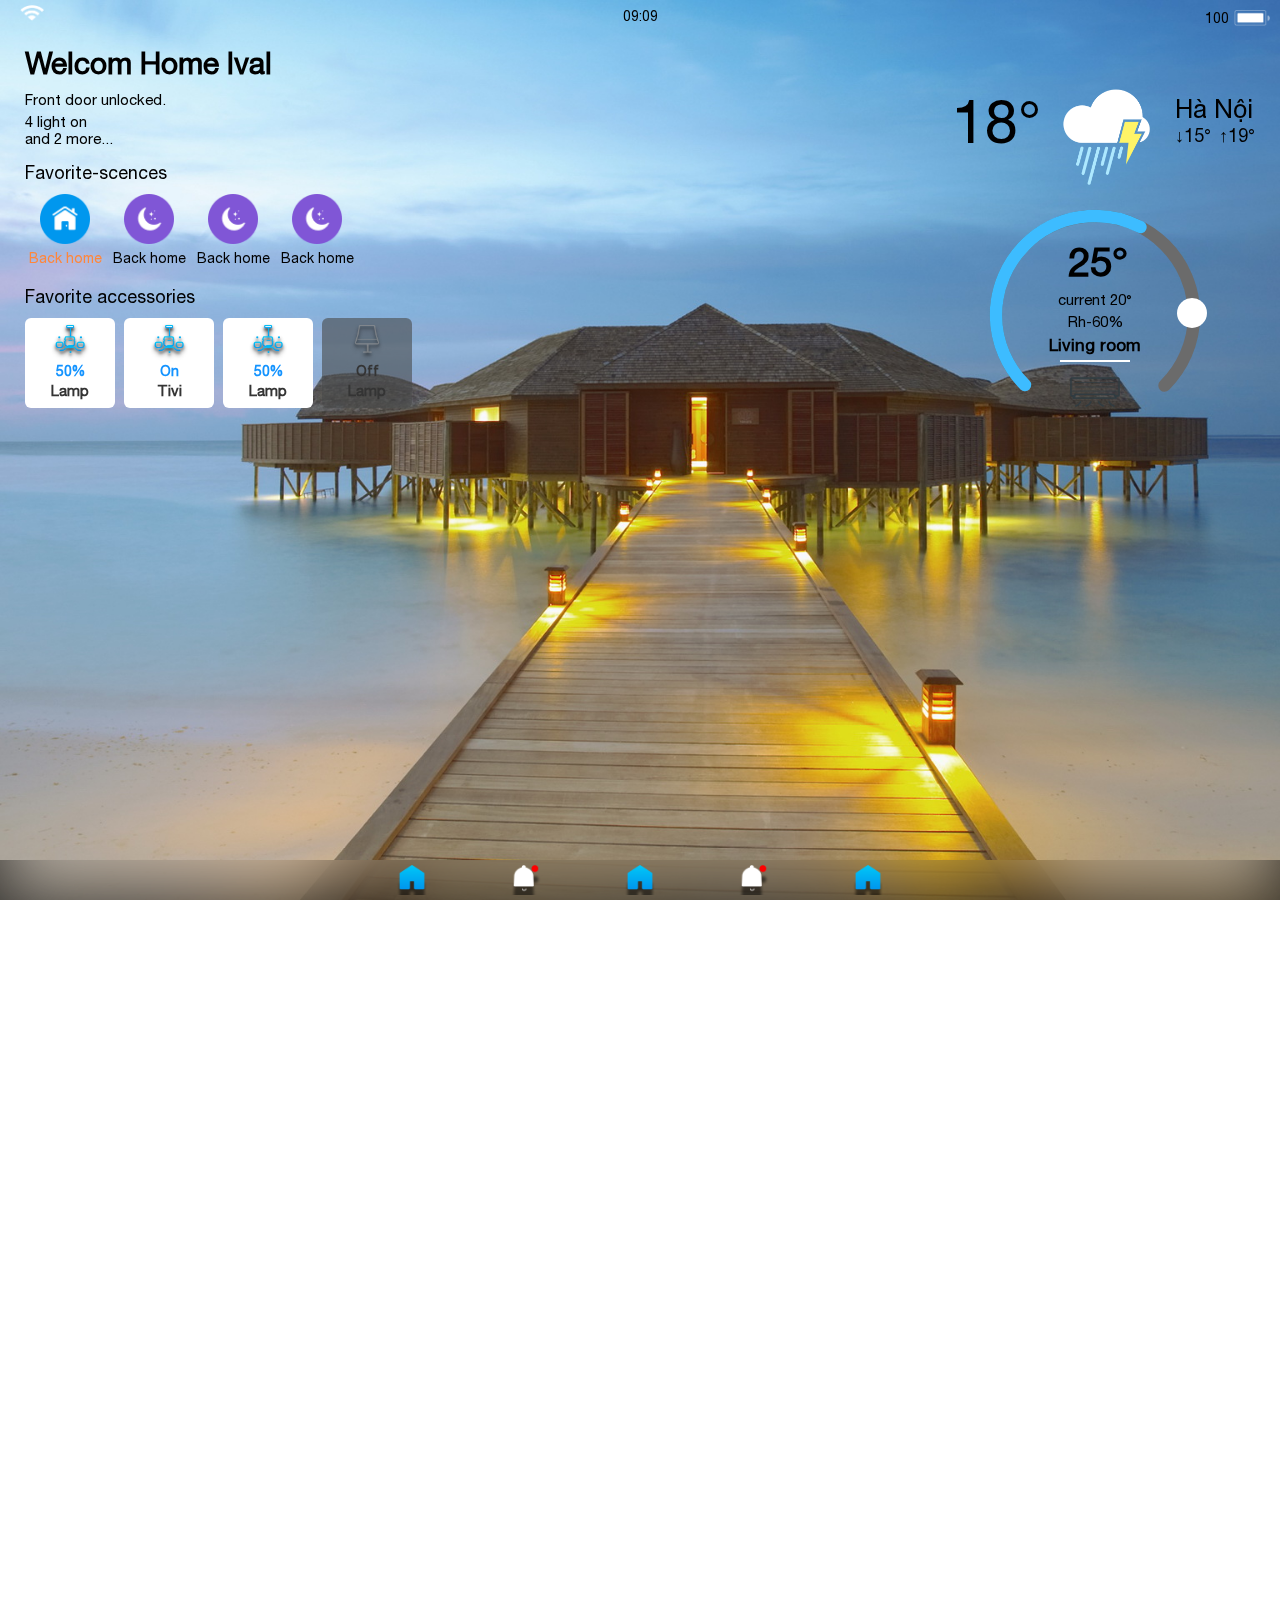
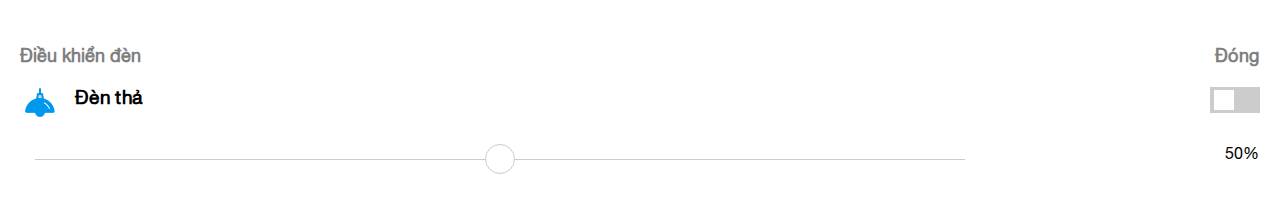
<file: index.html>
<!DOCTYPE html>
<html lang="en">
<head>
    <meta charset="utf-8">
    <title>D HOME VER4</title>
    <meta name="description" content="">
    <meta name="viewport" content="width=device-width, initial-scale=1">
    <link rel="stylesheet" href="css/fontawesome-all.css">
    <script src="js/jquery-3.3.1.js"></script>
    <link rel="stylesheet" href="css/fontawesome-all.min.css">
    <link rel="stylesheet" href="css/style.css">
    <script src="js/jquery-3.3.1.min.js"></script>

</head>
<body>
    <header>
        <div class="div-wifi">
            <img src="img/header-icon/Wifi.png"/>
        </div>
        <div class="div-time">
            <span>09:09</span>
        </div>
        <div class="div-battery">
            <p>100</p>
            <img align="middle" src="img/header-icon/Battery.png"/>
            <div class="clear-both"></div>
        </div>
    </header>

    <div class="wrap-content wrap-content-home" >
        <div class="div-background" style="background-image: url('img/background/background.jpg');"></div>
        <div class="div-the-weather">
            <div class="deg-current">
                18&#176;
            </div>
            <div class="div-img-weather">
                <img src="img/weather-icons-png/CloudRainThunder.png" height="235" width="203"/>
            </div>
            <div class="deg-low-hight">
                <p>Hà Nội</p>
                <span>&#8595;15&#176;</span>&nbsp;
                <span>&#8593;19&#176;</span>
            </div>
        </div>
        <div class="div-control-conditition">
            <div class="div-per-1">
                <svg viewbox="0 0 36 36" class="circular-chart">
                    <path class="circle" stroke-dasharray="75, 100" d="M18 2.0845
                        a 15.9155 15.9155 0 0 1 0 31.831
                        a 15.9155 15.9155 0 0 1 0 -31.831" />
                </svg>
            </div>
            <div class="div-per-2">
                <svg viewbox="0 0 36 36" class="circular-chart">
                    <path class="circle circle-2" stroke-dasharray="45, 100" d="M18 2.0845
                        a 15.9155 15.9155 0 0 1 0 31.831
                        a 15.9155 15.9155 0 0 1 0 -31.831" />
                </svg>
            </div>
            <div class="div-circle-point" id="div-circle-point">
                <div class="reg-point" id="reg">
                    <div class="the-point"></div>
                </div>
                <div class="info-condition">
                    <h4 class="h4-deg-condition">25&#176;</h4>
                    <p>current 20&#176;</p>
                    <p>Rh-60%</p>
                    <p class="p-room">Living room</p>
                    <div class="div-line"></div>
                    <img src="img/1-512.png" height="512" width="512"/>
                </div>


            </div>
        </div>
        <div class="div-welcom-home">
            <h3 class="h3-welcom">Welcom Home Ival</h3>
            <p class="p-tittle">Front door unlocked.</p>
            <p class="p-number">4 light on</p>
            <p>and 2 more...</p>
        </div>

        <div class="div-favorite-scences">
            <h4>Favorite-scences</h4>
            <div class="div-content-item-scences">
                <div class="some-item-scences active">
                    <img class="on" src="img/Scene/BackHome.png" height="52" width="52"/>
                    <img class="off" src="img/Scene/BedTime.png" height="52" width="52"/>
                    <p>Back home</p>
                </div>

                <div class="some-item-scences">
                    <img class="on" src="img/Scene/BackHome.png" height="52" width="52"/>
                    <img class="off" src="img/Scene/BedTime.png" height="52" width="52"/>
                    <p>Back home Back home</p>
                </div>

                <div class="some-item-scences">
                    <img class="on" src="img/Scene/BackHome.png" height="52" width="52"/>
                    <img class="off" src="img/Scene/BedTime.png" height="52" width="52"/>
                    <p>Back home</p>
                </div>
                <div class="some-item-scences">
                    <img class="on" src="img/Scene/BackHome.png" height="52" width="52"/>
                    <img class="off" src="img/Scene/BedTime.png" height="52" width="52"/>
                    <p>Back home</p>
                </div>

                <div class="some-item-scences">
                    <img class="on" src="img/Scene/BackHome.png" height="52" width="52"/>
                    <img class="off" src="img/Scene/BedTime.png" height="52" width="52"/>
                    <p>Back home Back home</p>
                </div>

                <div class="some-item-scences">
                    <img class="on" src="img/Scene/BackHome.png" height="52" width="52"/>
                    <img class="off" src="img/Scene/BedTime.png" height="52" width="52"/>
                    <p>Back home</p>
                </div>

                <div class="some-item-scences">
                    <img class="on" src="img/Scene/BackHome.png" height="52" width="52"/>
                    <img class="off" src="img/Scene/BedTime.png" height="52" width="52"/>
                    <p>Back home Back home</p>
                </div>
            </div>
            <div class="clear-both"></div>
        </div>

        <div class="div-favorite-accessories">
            <h4>Favorite accessories</h4>
            <div class="div-content-item-accessories">
                <div class="item-accessories item-lamp active">
                    <img class="on" src="img/House Hold/chandeliers.png" />
                    <img class="off" src="img/House Hold/Lamp.png" />
                    <p class="p-off">Off</p>
                    <p class="p-on">50%</p>
                    <h6 class="p-tittle">Lamp</h6>
                </div>

                <div class="item-accessories item-tivi active">
                    <img class="on" src="img/House Hold/chandeliers.png" />
                    <img class="off" src="img/House Hold/Lamp.png" />
                    <p class="p-off">Off</p>
                    <p class="p-on">On</p>
                    <h6 class="p-tittle">Tivi</h6>
                </div>

                <div class="item-accessories active">
                    <img class="on" src="img/House Hold/chandeliers.png" />
                    <img class="off" src="img/House Hold/Lamp.png" />
                    <p class="p-off">Off</p>
                    <p class="p-on">50%</p>
                    <h6 class="p-tittle">Lamp</h6>
                </div>
                <div class="item-accessories ">
                    <img class="on" src="img/House Hold/chandeliers.png" />
                    <img class="off" src="img/House Hold/Lamp.png" />
                    <p class="p-off">Off</p>
                    <p class="p-on">50%</p>
                    <h6 class="p-tittle">Lamp</h6>
                </div>

                <div class="item-accessories active">
                    <img class="on" src="img/House Hold/chandeliers.png" />
                    <img class="off" src="img/House Hold/Lamp.png" />
                    <p class="p-off">Off</p>
                    <p class="p-on">50%</p>
                    <h6 class="p-tittle">Lamp</h6>
                </div>
            </div>
        </div>
    </div>

    <div class="taskbar">
        <div class="div-blur" style="background-image: url('img/background/background.jpg');">

        </div>
        <div class="center-align">
            <div class="div-icon-taskbar">
                <a href="#"><img src="img/Tabbar/HOME.png" /></a>
            </div>
            <div class="div-icon-taskbar">
                <a href="#"><img src="img/Tabbar/noti.png"/></a>
            </div>
            <div class="div-icon-taskbar">
                <a href="#"><img src="img/Tabbar/HOME.png" /></a>
            </div>
            <div class="div-icon-taskbar">
                <a href="#"><img src="img/Tabbar/noti.png"/></a>
            </div>
            <div class="div-icon-taskbar">
                <a href="#"><img src="img/Tabbar/HOME.png" /></a>
            </div>
        </div>
    </div>
    <div class="div-bgc-opa"></div>
    <div class="div-control-tivi div-control-accesories">
        <div class="div-control-menu">
            <div class="div-tittle-tivi">
                <div class="div-name-tivi">
                    <p> <img align="middle" src="img/Light/Lamp.png" height="40" width="40"/>
                    Tivi phòng khách</p>
                </div>
                <div class="div-on-off-tivi">
                    <i class="fas fa-power-off"></i>
                </div>
                <div class="clear-both"></div>
            </div>

            <div class="div-large-circle">
                <div class="div-small-circle"></div>
                <i class="fas fa-chevron-up"></i>
                <i class="fas fa-chevron-down"></i>
                <i class="fas fa-chevron-left"></i>
                <i class="fas fa-chevron-right"></i>
            </div>
            <div class="div-some-control">
                <div class="div-back-control">Back</div>
                <div class="div-menu-control">Menu</div>
                <div class="div-updown updown-volume">
                    <i class="fas fa-chevron-up"></i>
                    <i class="fas fa-chevron-down"></i>
                    <div class="div-volume div-middle">Vol</div>
                </div>
                <div class="div-updown updown-prog">
                    <i class="fas fa-chevron-up"></i>
                    <i class="fas fa-chevron-down"></i>
                    <div class="div-prog div-middle">Prog</div>
                </div>
            </div>
        </div>
        <div class="div-control-number">
            <div class="div-total-number">
                <div class="div-number">1</div>
                <div class="div-number">2</div>
                <div class="div-number">3</div>
                <div class="div-number">4</div>
                <div class="div-number">5</div>
                <div class="div-number">6</div>
                <div class="div-number">7</div>
                <div class="div-number">8</div>
                <div class="div-number">9</div>
                <div class="div-number number0">0</div>
            </div>
        </div>

    </div>

    <div class="div-control-lamp div-control-accesories">   <!-- DEN -->
        <div class="tittle-accsesories">
            <p class="name-acces-control">Điều khiển đèn</p>
            <p class="p-close-acces-control">Đóng</p>
            <div class="clear-both"></div>
        </div>
        <div class="div-name-accesories">
            <p class="p-name-accses">
                <img align="middle" src="img/Light/DenTha.png" />
                Đèn thả
            </p>
            <div class="div-toggle-checkbox">
                <label class="switch">
                    <input type="checkbox">
                    <span class="slider"></span>
                </label>
            </div>
            <div class="clear-both"></div>
        </div>
        <div class="content-bright-lamp">
            <input class="brightness-lamp" type="range" value="">
            <div class="div-percent-bright">
                80  %
            </div>
            <div class="clear-both"></div>
        </div>
    </div>      <!-- DEN -->
</body>
<script>
    $(document).ready(function () {
        $('.some-item-scences').click(function () {
            $('.some-item-scences').not(this).removeClass('active');
            $(this).toggleClass('active');
        });

        $('.item-accessories').click(function () {
           $(this).toggleClass('active');
        });

        //Hide tivi control

        $('.item-tivi').click(function () {
            $('.div-control-tivi').animate({left: 0}, 400);
            $('.div-bgc-opa').show();
            $(this).toggleClass('active');
        });
        $('.div-on-off-tivi').click(function () {
            $('.item-tivi').toggleClass('active');
        });

        // DEN
        var old_bri = $('.brightness-lamp').val();
        $('.div-percent-bright').text(old_bri+"%");

        $('.brightness-lamp').click(function () {
            var val = $(this).val();
            $('.div-percent-bright').text(val+"%");
        });

        $('.brightness-lamp').on('touchstart', function(e){
            var bri_this = $(this);
            var handlers = {
                touchmove : function(e){
                    var bright = bri_this.val();
                    $('.div-percent-bright').text(bright+"%");
                },
                touchend : function(e){
                    $(this).off(handlers);
                }
            };
            $(document).on(handlers);
        });

        $('.p-close-acces-control').click(function () {
            $('.div-bgc-opa').hide();
            $('.div-control-lamp').animate({bottom: '-100%'}, 400);
        });

        $('.item-lamp').on('touchstart',function (e) {
            var val = 0;
            setint = setInterval(function () {
                val = val +1;
                if(val > 3){
                    $('.div-bgc-opa').show();
                    $('.div-control-lamp').animate({bottom: 0}, 400);
                }
            },200);
        });
        $('.item-lamp').on("touchend", function () {
            clearInterval(setint);
        });

        $(document).on('click', '.div-bgc-opa', function () {
            $(this).hide();
            $('.div-control-tivi').animate({left: '-100%'}, 400);
            $('.div-control-lamp').animate({bottom: '-100%'}, 400);
        });

        var circle1 = $('.div-circle-point');
            picker1 = $('.reg-point');
            pickerCircle1 = $('.the-point');

        rotate1 = function(x, y){
            var deltaX = x - 879;
            deltaY = y - 345;
            if(deltaY > 70){
                return;
            }
            angle = Math.atan2(deltaY, deltaX) * 180 / Math.PI
            return angle
        };

        $('.the-point').on('touchstart', function (event) {
            var handlers = {
                touchmove : function (e) {
                    // $( "#log" ).text( "pageX: " + e.originalEvent.touches[0].pageX + ", pageY: " + e.originalEvent.touches[0].pageY );
                    $('.reg-point').css('transform', 'rotate(' + rotate(e.originalEvent.touches[0].pageX, e.originalEvent.touches[0].pageY) + 'deg)')
                },
                touchend : function (e) {
                    $(this).off(handlers);
                }
            };
            $(document).on(handlers);
        });
    });


    // var circle = document.getElementById('div-circle-point'),
    //     picker = document.getElementById('reg'),
    //     pickerCircle = picker.firstElementChild,
    //     // rect = circle.getBoundingClientRect(),
    //     //
    //     // center = {
    //     //     x: rect.left + rect.width / 2,
    //     //     y: rect.top + rect.height / 2
    //     // },
    //
    //     transform = (function(){
    //         var prefs = ['t', 'WebkitT', 'MozT', 'msT', 'OT'],
    //             style = document.documentElement.style,
    //             p
    //         for(var i = 0, len = prefs.length; i < len; i++){
    //             if( (p = prefs[i] + 'ransform') in  style ) return p
    //         }
    //
    //         alert('your browser doesnt support css transforms!')
    //     })(),
    //
    //     rotate = function(x, y){
    //         var deltaX = x - 879;
    //         deltaY = y - 345;
    //         if(deltaY > 70){
    //             return;
    //         }
    //         angle = Math.atan2(deltaY, deltaX) * 180 / Math.PI
    //         return angle
    //     },
    //
    //     // DRAGSTART
    //     mousedown = function(event){
    //         event.preventDefault()
    //         mousemove(event)
    //         document.addEventListener('mousemove', mousemove)
    //         document.addEventListener('mouseup', mouseup)
    //     },
    //
    //     // DRAG
    //     mousemove = function(event){
    //
    //         picker.style[transform] = 'rotate(' + rotate(event.pageX, event.pageY) + 'deg)'
    //     },
    //
    //     // DRAGEND
    //     mouseup = function(){
    //         document.body.style.cursor = null;
    //         document.removeEventListener('mouseup', mouseup)
    //         document.removeEventListener('mousemove', mousemove)
    //     }
    //
    // // DRAG START
    // pickerCircle.addEventListener('mousedown', mousedown)
    //
    // // ENABLE STARTING THE DRAG IN THE BLACK CIRCLE
    // // circle.addEventListener('mousedown', function(event){
    // //     if(event.target == this) mousedown(event)
    // //
    // // })


</script>
</html>
</file>
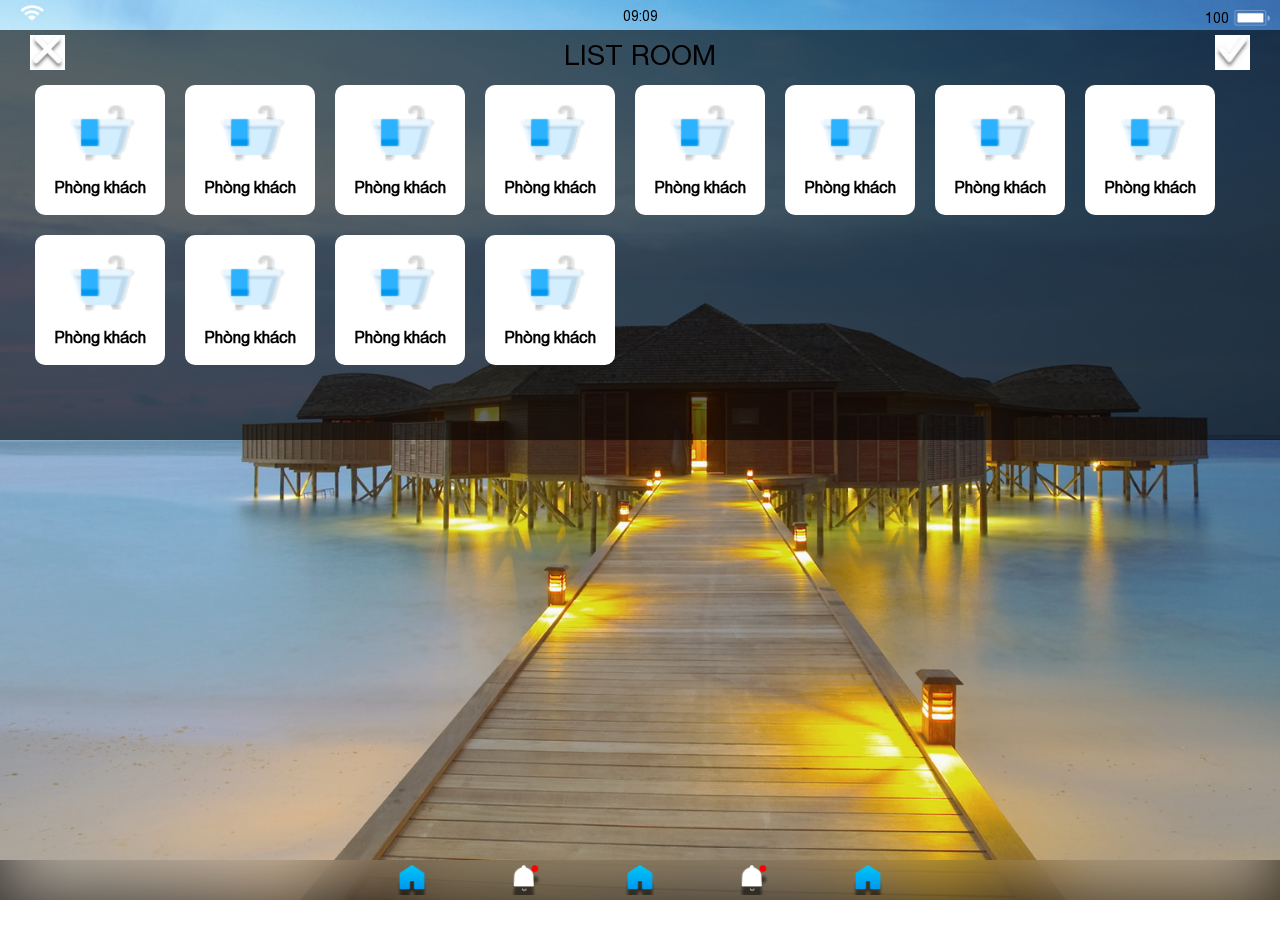
<file: a1-room-list.html>
<!DOCTYPE html>
<html lang="en">
<head>
    <meta charset="utf-8">
    <title>ROOM LIST</title>
    <meta name="description" content="">
    <meta name="viewport" content="width=device-width, initial-scale=1">
    <link rel="stylesheet" href="css/fontawesome-all.css">
    <script src="js/jquery-3.3.1.js"></script>
    <link rel="stylesheet" href="css/fontawesome-all.min.css">
    <link rel="stylesheet" href="css/style.css">
    <script src="js/jquery-3.3.1.min.js"></script>

</head>
<body>
<header>
    <div class="div-wifi">
        <img src="img/header-icon/Wifi.png"/>
    </div>
    <div class="div-time">
        <span>09:09</span>
    </div>
    <div class="div-battery">
        <p>100</p>
        <img align="middle" src="img/header-icon/Battery.png"/>
        <div class="clear-both"></div>
    </div>
</header>


<div class="wrap-content" >
    <div class="div-background" style="background-image: url('img/background/background.jpg');"></div>
    <div class="div-backgroud-room"></div>
    <div class="div-content-room">

        <div class="div-empty-room">
            <img src="img/hieu-icon/door.png" height="512" width="512"/>
            <p>Empty room !</p>
            <p>Click <a href="#"><i class="fas fa-plus"></i></a> add new room.</p>
        </div>

        <div class="div-title-room-config">
            <div class="tittle-left">
                <a href="#">
                    <img src="img/hieu-icon/Close.png"/>
                </a>
            </div>
            <div class="tittle-center">
                <p>LIST ROOM</p>
            </div>
            <div class="tittle-right">
                <a href="#">
                    <img src="img/hieu-icon/Right.png"/>
                </a>
            </div>
        </div>

        <div class="div-some-room">
            <div class="item-room">
                <a href="#">
                    <img src="img/Rooms/BathRoom.png" />
                    <p>Phòng khách</p>
                </a>
            </div>
            <div class="item-room">
                <a href="#">
                    <img src="img/Rooms/BathRoom.png" />
                    <p>Phòng khách</p>
                </a>
            </div>
            <div class="item-room">
                <a href="#">
                    <img src="img/Rooms/BathRoom.png" />
                    <p>Phòng khách</p>
                </a>
            </div>
            <div class="item-room">
                <a href="#">
                    <img src="img/Rooms/BathRoom.png" />
                    <p>Phòng khách</p>
                </a>
            </div>
            <div class="item-room">
                <a href="#">
                    <img src="img/Rooms/BathRoom.png" />
                    <p>Phòng khách</p>
                </a>
            </div>
            <div class="item-room">
                <a href="#">
                    <img src="img/Rooms/BathRoom.png" />
                    <p>Phòng khách</p>
                </a>
            </div>
            <div class="item-room">
                <a href="#">
                    <img src="img/Rooms/BathRoom.png" />
                    <p>Phòng khách</p>
                </a>
            </div>
            <div class="item-room">
                <a href="#">
                    <img src="img/Rooms/BathRoom.png" />
                    <p>Phòng khách</p>
                </a>
            </div>
            <div class="item-room">
                <a href="#">
                    <img src="img/Rooms/BathRoom.png" />
                    <p>Phòng khách</p>
                </a>
            </div>
            <div class="item-room">
                <a href="#">
                    <img src="img/Rooms/BathRoom.png" />
                    <p>Phòng khách</p>
                </a>
            </div>
            <div class="item-room">
                <a href="#">
                    <img src="img/Rooms/BathRoom.png" />
                    <p>Phòng khách</p>
                </a>
            </div>
            <div class="item-room">
                <a href="#">
                    <img src="img/Rooms/BathRoom.png" />
                    <p>Phòng khách</p>
                </a>
            </div>
        </div>
    </div>
</div>

<div class="taskbar">
    <div class="div-blur" style="background-image: url('img/background/background.jpg');">

    </div>
    <div class="center-align">
        <div class="div-icon-taskbar">
            <a href="#"><img src="img/Tabbar/HOME.png" /></a>
        </div>
        <div class="div-icon-taskbar">
            <a href="#"><img src="img/Tabbar/noti.png"/></a>
        </div>
        <div class="div-icon-taskbar">
            <a href="#"><img src="img/Tabbar/HOME.png" /></a>
        </div>
        <div class="div-icon-taskbar">
            <a href="#"><img src="img/Tabbar/noti.png"/></a>
        </div>
        <div class="div-icon-taskbar">
            <a href="#"><img src="img/Tabbar/HOME.png" /></a>
        </div>
    </div>
</div>
</body>
<script>
    $(document).ready(function () {
        if($(".item-room").length){
            $('.div-empty-room').hide();
        }
        else {
            $('.div-empty-room').show();
        }
    });
</script>
</html>
</file>
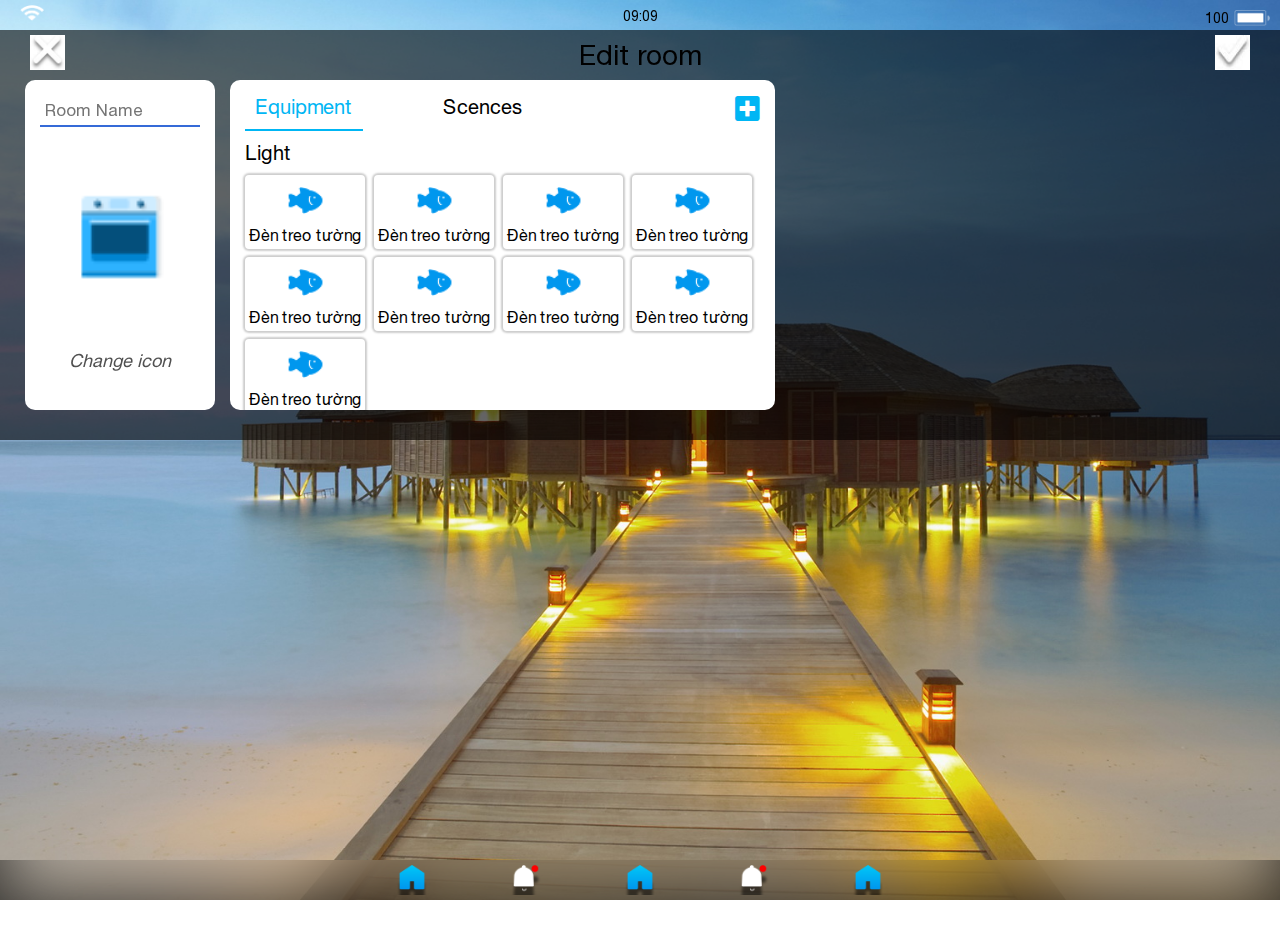
<file: a2-room-config.html>
<!DOCTYPE html>
<html lang="en">
<head>
    <meta charset="utf-8">
    <title>ROOM CONFIG</title>
    <meta name="description" content="">
    <meta name="viewport" content="width=device-width, initial-scale=1">
    <link rel="stylesheet" href="css/fontawesome-all.css">
    <script src="js/jquery-3.3.1.js"></script>
    <link rel="stylesheet" href="css/fontawesome-all.min.css">
    <link rel="stylesheet" href="css/style.css">
    <script src="js/jquery-3.3.1.min.js"></script>

</head>
<body>
<header>
    <div class="div-wifi">
        <img src="img/header-icon/Wifi.png"/>
    </div>
    <div class="div-time">
        <span>09:09</span>
    </div>
    <div class="div-battery">
        <p>100</p>
        <img align="middle" src="img/header-icon/Battery.png"/>
        <div class="clear-both"></div>
    </div>
</header>


<div class="wrap-content" >
    <div class="div-background" style="background-image: url('img/background/background.jpg');"></div>
    <div class="div-backgroud-room"></div>
    <div class="div-content-room">

        <div class="div-title-room-config">
            <div class="tittle-left">
                <a href="#">
                    <img src="img/hieu-icon/Close.png"/>
                </a>
            </div>
            <div class="tittle-center">
                <p>Edit room</p>
            </div>
            <div class="tittle-right">
                <a href="#">
                    <img src="img/hieu-icon/Right.png"/>
                </a>
            </div>
        </div>

        <div class="div-room-config">
            <div class="config-left">
                <input type="text" placeholder="Room Name">
                <img class="large-img" src="img/Rooms/Kitchen.png"/>
                <i class="i-change-icon">Change icon</i>
            </div>
            <div class="config-right">
                <div class="div-equipment-scences">
                    <div class="div-equipment active">
                        <p>Equipment</p>
                    </div>
                    <div class="div-scences">
                        <p>Scences</p>
                    </div>
                    <div class="div-icon-plus">
                        <a href="#" class="a-equipment"><i class="fas fa-plus-square"></i></a>
                        <a href="#" class="a-scences"><i class="fas fa-plus-square"></i></a>
                    </div>
                    <div class="clear-both"></div>
                </div>
                <div class="content-config-right">
                    <div class="content-equipment">
                        <p class="no-item">Add some device</p>
                        <ul>
                            <p class="p-tittle">Light</p>
                            <li>
                                <img src="img/Light/Fish.png" height="40" width="40"/>
                                <p> Đèn treo tường</p>
                            </li>

                            <li>
                                <img src="img/Light/Fish.png" height="40" width="40"/>
                                <p> Đèn treo tường</p>
                            </li>

                            <li>
                                <img src="img/Light/Fish.png" height="40" width="40"/>
                                <p> Đèn treo tường</p>
                            </li>

                            <li>
                                <img src="img/Light/Fish.png" height="40" width="40"/>
                                <p> Đèn treo tường</p>
                            </li>

                            <li>
                                <img src="img/Light/Fish.png" height="40" width="40"/>
                                <p> Đèn treo tường</p>
                            </li>

                            <li>
                                <img src="img/Light/Fish.png" height="40" width="40"/>
                                <p> Đèn treo tường</p>
                            </li>

                            <li>
                                <img src="img/Light/Fish.png" height="40" width="40"/>
                                <p> Đèn treo tường</p>
                            </li>

                            <li>
                                <img src="img/Light/Fish.png" height="40" width="40"/>
                                <p> Đèn treo tường</p>
                            </li>

                            <li>
                                <img src="img/Light/Fish.png" height="40" width="40"/>
                                <p> Đèn treo tường</p>
                            </li>
                        </ul>
                        <ul>
                            <p class="p-tittle">Rèm</p>
                            <li>
                                <img src="img/Light/Fish.png" height="40" width="40"/>
                                <p> Đèn treo tường</p>
                            </li>

                            <li>
                                <img src="img/Light/Fish.png" height="40" width="40"/>
                                <p> Đèn treo tường</p>
                            </li>

                            <li>
                                <img src="img/Light/Fish.png" height="40" width="40"/>
                                <p> Đèn treo tường</p>
                            </li>

                            <li>
                                <img src="img/Light/Fish.png" height="40" width="40"/>
                                <p> Đèn treo tường</p>
                            </li>

                            <li>
                                <img src="img/Light/Fish.png" height="40" width="40"/>
                                <p> Đèn treo tường</p>
                            </li>

                            <li>
                                <img src="img/Light/Fish.png" height="40" width="40"/>
                                <p> Đèn treo tường</p>
                            </li>

                            <li>
                                <img src="img/Light/Fish.png" height="40" width="40"/>
                                <p> Đèn treo tường</p>
                            </li>
                        </ul>
                        <ul>
                            <p class="p-tittle">Light</p>
                            <li>
                                <img src="img/Light/Fish.png" height="40" width="40"/>
                                <p> Đèn treo tường</p>
                            </li>

                            <li>
                                <img src="img/Light/Fish.png" height="40" width="40"/>
                                <p> Đèn treo tường</p>
                            </li>

                            <li>
                                <img src="img/Light/Fish.png" height="40" width="40"/>
                                <p> Đèn treo tường</p>
                            </li>

                            <li>
                                <img src="img/Light/Fish.png" height="40" width="40"/>
                                <p> Đèn treo tường</p>
                            </li>
                        </ul>

                        <div class="div-delete">
                            <p>Delete room</p>
                        </div>
                        <div class="clear-both"></div>
                    </div>
                    <div class="content-scences">
                        <!--<p class="no-item">Add some scences</p>-->
                        <ul>
                            <li>
                                <img src="img/Scene/BackHome.png" height="52" width="52"/>
                                 <p>Ở nhà đi vắng</p>
                                <div class="clear-both"></div>
                            </li>
                            <li>
                                <img src="img/Scene/BedTime.png" height="52" width="52"/>
                                <p>Ở nhà</p>
                                <div class="clear-both"></div>
                            </li>
                            <li>
                                <img src="img/Scene/GoOut.png" height="52" width="52"/>
                                <p>Ở nhà đi vắng</p>
                                <div class="clear-both"></div>
                            </li>
                            <li>
                                <img src="img/Scene/Dinner.png" height="52" width="52"/>
                                <p>Ở nhà</p>
                                <div class="clear-both"></div>
                            </li>
                        </ul>
                        <div class="div-delete">
                            <p>Delete room</p>
                        </div>
                    </div>
                </div>

            </div>
            <div class="change-icon-right">
                <div class="tittle-change-icon-right">
                    <p>Lựa chọn icon</p>
                </div>
                <div class="div-some-icon-room">
                    <img class="change-img" src="img/Rooms/BedRoom.png" />
                    <img class="change-img" src="img/Rooms/BathRoom.png" />
                    <img class="change-img" src="img/Rooms/Kitchen.png" />
                    <img class="change-img" src="img/Rooms/Living.png" />
                </div>
                <div class="div-config-icon">
                    <p class="p-cancel">Cancel</p>
                    <p class="p-ok">OK</p>
                </div>
            </div>
            <div class="clear-both"></div>
        </div>
    </div>
</div>

<div class="taskbar">
    <div class="div-blur" style="background-image: url('img/background/background.jpg');">

    </div>
    <div class="center-align">
        <div class="div-icon-taskbar">
            <a href="#"><img src="img/Tabbar/HOME.png" /></a>
        </div>
        <div class="div-icon-taskbar">
            <a href="#"><img src="img/Tabbar/noti.png"/></a>
        </div>
        <div class="div-icon-taskbar">
            <a href="#"><img src="img/Tabbar/HOME.png" /></a>
        </div>
        <div class="div-icon-taskbar">
            <a href="#"><img src="img/Tabbar/noti.png"/></a>
        </div>
        <div class="div-icon-taskbar">
            <a href="#"><img src="img/Tabbar/HOME.png" /></a>
        </div>
    </div>
</div>
</body>
<script>
    $(document).ready(function () {
        if($(".item-room").length){
            $('.div-empty-room').hide();
        }
        else {
            $('.div-empty-room').show();
        }

        if($(".content-equipment ul li").length){
            $('.content-equipment .no-item').hide();
        }
        else {
            $('.content-equipment .no-item').show();
        }

        $('.div-equipment').click(function () {
           $(this).addClass('active');
           $('.div-scences').removeClass('active');
            $('.a-equipment').show();
            $('.a-scences').hide();
            $('.content-equipment').show();
            $('.content-scences').hide();
        });
        $('.div-scences').click(function () {
            $(this).addClass('active');
            $('.div-equipment').removeClass('active');
            $('.a-equipment').hide();
            $('.a-scences').show();
            $('.content-equipment').hide();
            $('.content-scences').show();
        });
        $('.i-change-icon').click(function () {
           $('.change-icon-right').show();
           $('.config-right').hide();
        });
        var large_src = $('.large-img').attr('src');
        console.log(large_src);

        $('.change-img').click(function () {
           var src = $(this).attr('src');
           $('.large-img').attr('src', src);
           new_src = $('.large-img').attr('src');
           $('body').on('click', '.p-cancel', function () {
               $('.large-img').attr('src', large_src);
               $('.change-icon-right').hide();
               $('.config-right').show();
           });

            $('body').on('click', '.p-ok', function () {
                $('.large-img').attr('src', src);
                $('.change-icon-right').hide();
                $('.config-right').show();
            });
        });


    });
</script>
</html>
</file>
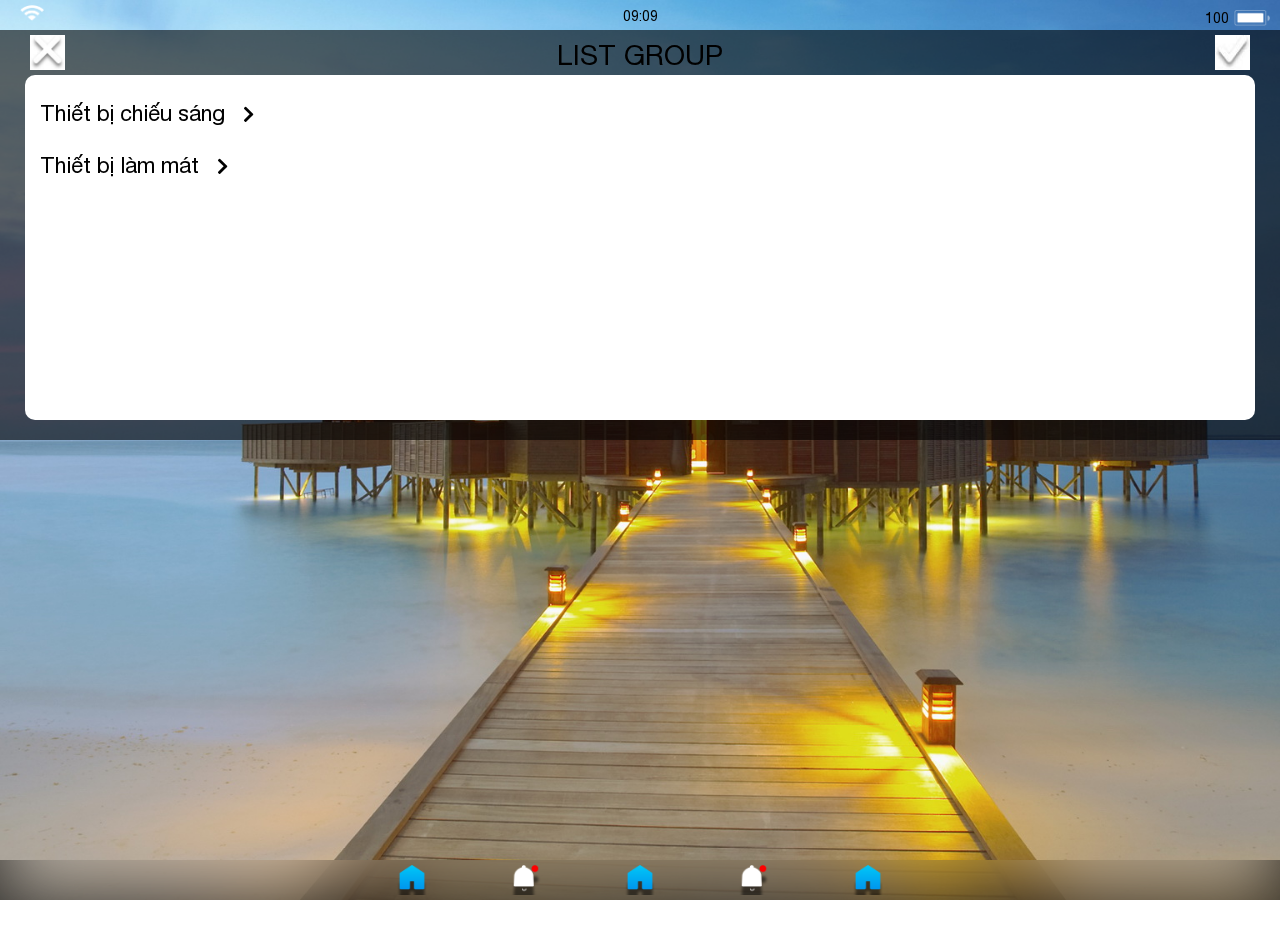
<file: list-group.html>
<!DOCTYPE html>
<html lang="en">
<head>
    <meta charset="utf-8">
    <title>LIST GROUP</title>
    <meta name="description" content="">
    <meta name="viewport" content="width=device-width, initial-scale=1">
    <link rel="stylesheet" href="css/fontawesome-all.css">
    <script src="js/jquery-3.3.1.js"></script>
    <link rel="stylesheet" href="css/fontawesome-all.min.css">
    <link rel="stylesheet" href="css/style.css">
    <script src="js/jquery-3.3.1.min.js"></script>

</head>
<body>
<header>
    <div class="div-wifi">
        <img src="img/header-icon/Wifi.png"/>
    </div>
    <div class="div-time">
        <span>09:09</span>
    </div>
    <div class="div-battery">
        <p>100</p>
        <img align="middle" src="img/header-icon/Battery.png"/>
        <div class="clear-both"></div>
    </div>
</header>


<div class="wrap-content" >
    <div class="div-background" style="background-image: url('img/background/background.jpg');"></div>
    <div class="div-backgroud-room"></div>
    <div class="div-content-room">

        <div class="div-title-room-config">
            <div class="tittle-left">
                <a href="#">
                    <img src="img/hieu-icon/Close.png"/>
                </a>
            </div>
            <div class="tittle-center">
                <p>LIST GROUP</p>
            </div>
            <div class="tittle-right">
                <a href="#">
                    <img src="img/hieu-icon/Right.png"/>
                </a>
            </div>
        </div>

        <div class="div-room-config ">
            <div class="div-list-group">
                <div class="item-ul">
                    <p class="p-tittle-group">Thiết bị chiếu sáng
                    &ensp;
                    <i class="fas fa-chevron-right"></i>
                    <i class="fas fa-chevron-down"></i>
                    </p>
                    <ul>
                        <li>
                            <img src="img/Light/Fish.png" height="40" width="40"/>
                            <p> Đèn treo tường</p>
                        </li>
                        <li>
                            <img src="img/Light/Fish.png" height="40" width="40"/>
                            <p> Đèn treo tường</p>
                        </li>
                        <li>
                            <img src="img/Light/Fish.png" height="40" width="40"/>
                            <p> Đèn treo tường</p>
                        </li>
                        <li>
                            <img src="img/Light/Fish.png" height="40" width="40"/>
                            <p> Đèn treo tường</p>
                        </li>
                        <li>
                            <img src="img/Light/Fish.png" height="40" width="40"/>
                            <p> Đèn treo tường</p>
                        </li>
                        <li>
                            <img src="img/Light/Fish.png" height="40" width="40"/>
                            <p> Đèn treo tường</p>
                        </li>
                        <li>
                            <img src="img/Light/Fish.png" height="40" width="40"/>
                            <p> Đèn treo tường</p>
                        </li>
                    </ul>
                </div>
                <div class="item-ul">
                    <p class="p-tittle-group">Thiết bị làm mát
                        &ensp;
                        <i class="fas fa-chevron-right"></i>
                        <i class="fas fa-chevron-down"></i>
                    </p>
                    <ul>
                        <li>
                            <img src="img/Light/Fish.png" height="40" width="40"/>
                            <p> Đèn treo tường</p>
                        </li>
                        <li>
                            <img src="img/Light/Fish.png" height="40" width="40"/>
                            <p> Đèn treo tường</p>
                        </li>
                        <li>
                            <img src="img/Light/Fish.png" height="40" width="40"/>
                            <p> Đèn treo tường</p>
                        </li>
                        <li>
                            <img src="img/Light/Fish.png" height="40" width="40"/>
                            <p> Đèn treo tường</p>
                        </li>
                        <li>
                            <img src="img/Light/Fish.png" height="40" width="40"/>
                            <p> Đèn treo tường</p>
                        </li>
                        <li>
                            <img src="img/Light/Fish.png" height="40" width="40"/>
                            <p> Đèn treo tường</p>
                        </li>
                        <li>
                            <img src="img/Light/Fish.png" height="40" width="40"/>
                            <p> Đèn treo tường</p>
                        </li>
                    </ul>
                </div>
            </div>
        </div>
    </div>
</div>

<div class="taskbar">
    <div class="div-blur" style="background-image: url('img/background/background.jpg');">

    </div>
    <div class="center-align">
        <div class="div-icon-taskbar">
            <a href="#"><img src="img/Tabbar/HOME.png" /></a>
        </div>
        <div class="div-icon-taskbar">
            <a href="#"><img src="img/Tabbar/noti.png"/></a>
        </div>
        <div class="div-icon-taskbar">
            <a href="#"><img src="img/Tabbar/HOME.png" /></a>
        </div>
        <div class="div-icon-taskbar">
            <a href="#"><img src="img/Tabbar/noti.png"/></a>
        </div>
        <div class="div-icon-taskbar">
            <a href="#"><img src="img/Tabbar/HOME.png" /></a>
        </div>
    </div>
</div>
</body>
<script>
    $(document).ready(function () {
        $('.p-tittle-group').click(function () {
           $(this).parents('.item-ul').find('ul').toggle();
           $(this).find('i').toggle();
        });
    });
</script>
</html>
</file>
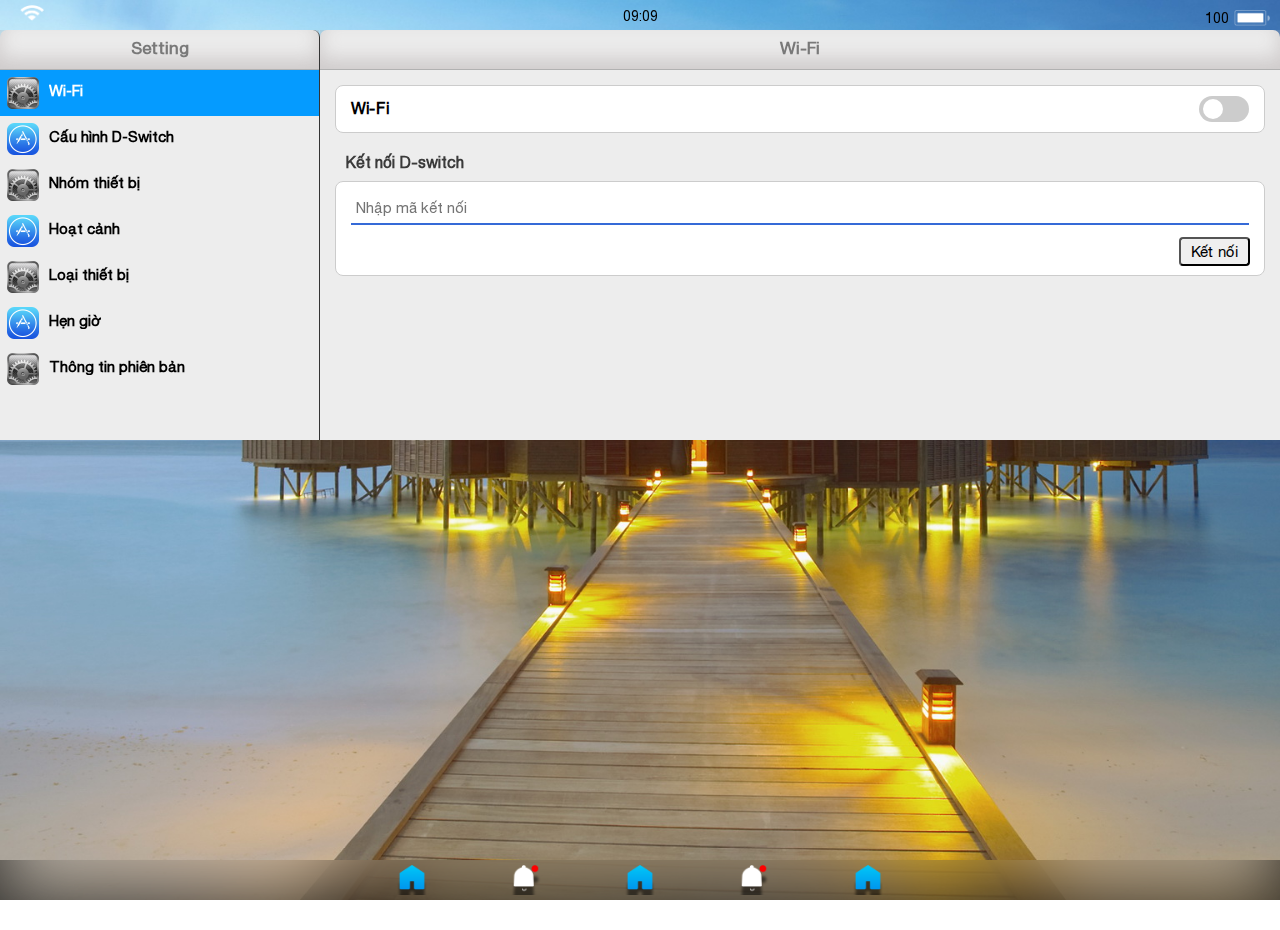
<file: setting.html>
<!DOCTYPE html>
<html lang="en">
<head>
    <meta charset="utf-8">
    <title>SETTING</title>
    <meta name="description" content="">
    <meta name="viewport" content="width=device-width, initial-scale=1">
    <link rel="stylesheet" href="css/fontawesome-all.css">
    <script src="js/jquery-3.3.1.js"></script>
    <link rel="stylesheet" href="css/fontawesome-all.min.css">
    <link rel="stylesheet" href="css/style.css">
    <script src="js/jquery-3.3.1.min.js"></script>

</head>
<body>
<header>
    <div class="div-wifi">
        <img src="img/header-icon/Wifi.png"/>
    </div>
    <div class="div-time">
        <span>09:09</span>
    </div>
    <div class="div-battery">
        <p>100</p>
        <img align="middle" src="img/header-icon/Battery.png"/>
        <div class="clear-both"></div>
    </div>
</header>


<div class="wrap-content" >
    <div class="div-background" style="background-image: url('img/background/background.jpg');"></div>
    <div class="content-setting">
        <div class="setting-left the-setting">      <!-- LEFT SETTING -->
            <div class="tittle-setting title-setting-left">
                <p>Setting</p>
            </div>
            <ul>
                <li class="li-left-setting active" data-id="1">
                    <img src="img/hieu-icon/setting.png"/>
                    <p>Wi-Fi</p>
                    <div class="clear-both"></div>
                </li>
                <li class="li-left-setting" data-id="2">
                    <img src="img/hieu-icon/app.png"/>
                    <p>Cấu hình D-Switch</p>
                    <div class="clear-both"></div>
                </li>
                <li class="li-left-setting" data-id="3">
                    <img src="img/hieu-icon/setting.png"/>
                    <p>Nhóm thiết bị</p>
                    <div class="clear-both"></div>
                </li>
                <li class="li-left-setting" data-id="4">
                    <img src="img/hieu-icon/app.png"/>
                    <p>Hoạt cảnh</p>
                    <div class="clear-both"></div>
                </li>
                <li class="li-left-setting" data-id="5">
                    <img src="img/hieu-icon/setting.png"/>
                    <p>Loại thiết bị</p>
                    <div class="clear-both"></div>
                </li>
                <li class="li-left-setting" data-id="6">
                    <img src="img/hieu-icon/app.png"/>
                    <p>Hẹn giờ</p>
                    <div class="clear-both"></div>
                </li>
                <li class="li-left-setting" data-id="7">
                    <img src="img/hieu-icon/setting.png"/>
                    <p>Thông tin phiên bản</p>
                    <div class="clear-both"></div>
                </li>
            </ul>
        </div>
        <div class="setting-right the-setting">
            <div class="tittle-setting title-setting-right">
                <p class="p-tittle-right">Wi-Fi</p>
                <p class="p-back-setting"><i class="fas fa-chevron-left"></i>Back</p>
                <p class="p-edit-setting">Edit</p>
                <p class="p-save-setting">Save</p>
            </div>
            <div class="div-content-setting-right">

                <div class="div-item active" data-id="1">       <!-- WIFI -->
                    <div class="item-wifi-setting">
                        <div class="div-on-off-wifi">
                            <p>Wi-Fi</p>
                            <div class="div-toggle-checkbox">
                                <label class="switch">
                                    <input type="checkbox">
                                    <span class="slider round"></span>
                                </label>
                            </div>
                            <div class="clear-both"></div>
                        </div>
                        <div class="div-choose-network">
                            <p class="p-main-right">Lựa chọn Wi-fi...</p>
                            <ul class="div-some-network">
                                <li class="item-network active">
                                    <img class="check-icon" src="img/hieu-icon/checked.png" />
                                    <p class="name-wifi">Dicom telecom</p>
                                    <div class="right-icon">
                                        <img src="img/hieu-icon/wifi-low-signal-symbol.png"/>
                                    </div>
                                    <div class="clear-both"></div>
                                </li>
                                <li class="item-network">
                                    <img class="check-icon" src="img/hieu-icon/checked.png" />
                                    <p class="name-wifi">Dicom telecom</p>
                                    <div class="right-icon">
                                        <img src="img/hieu-icon/wifi-low-signal-symbol.png"/>
                                    </div>
                                    <div class="clear-both"></div>
                                </li>
                                <li class="item-network">
                                    <img class="check-icon" src="img/hieu-icon/checked.png" />
                                    <p class="name-wifi">Dicom telecom</p>
                                    <div class="right-icon">
                                        <img src="img/hieu-icon/wifi-low-signal-symbol.png"/>
                                    </div>
                                    <div class="clear-both"></div>
                                </li>
                            </ul>
                        </div>

                        <div class="div-connecting-dswitch">
                            <p class="p-main-right">Kết nối D-switch</p>
                            <div class="div-main-background">
                                <input type="text" placeholder="Nhập mã kết nối">
                                <button>Kết nối</button>
                            </div>
                        </div>
                    </div>
                </div>      <!-- WIFI -->

                <div class="div-item" data-id="2">       <!-- CAU HINH DSWITCH -->
                    <div class="div-main-background setting-list-switch">
                        <div class="item-group ">
                            <p class="p-title-group p-main-right-tittle">Thiết bị chưa xếp phòng
                                <i class="fas fa-chevron-right"></i>
                                <i class="fas fa-chevron-down"></i>
                            </p>
                            <ul class="ul-switch-group">
                                <li class="li-device">
                                    <img src="img/Setting/Switch_On.png" height="40" width="40"/>
                                    <p class="p-name-switch">Switch phòng khách</p>
                                    <div class="clear-both"></div>
                                </li>
                                <li class="li-device">
                                    <img src="img/Setting/Switch_On.png" height="40" width="40"/>
                                    <p class="p-name-switch">Switch phòng khách</p>
                                    <div class="clear-both"></div>
                                </li>
                                <li class="li-device">
                                    <img src="img/Setting/Switch_On.png" height="40" width="40"/>
                                    <p class="p-name-switch">Switch phòng khách</p>
                                    <div class="clear-both"></div>
                                </li>
                                <li class="li-device">
                                    <img src="img/Setting/Switch_On.png" height="40" width="40"/>
                                    <p class="p-name-switch">Switch phòng khách</p>
                                    <div class="clear-both"></div>
                                </li>
                                <li class="li-device">
                                    <img src="img/Setting/Switch_On.png" height="40" width="40"/>
                                    <p class="p-name-switch">Switch phòng khách</p>
                                    <div class="clear-both"></div>
                                </li>
                                <li class="li-device li-add-device li-add-switch">
                                    <i class="fas fa-plus"></i>
                                    <p class="p-add-device">Thêm thiết bị</p>
                                </li>
                            </ul>
                        </div>
                    </div>
                    <div class="div-main-background setting-list-switch">
                        <div class="item-group ">
                            <p class="p-title-group p-main-right-tittle">Thiết bị đã xếp phòng
                                <i class="fas fa-chevron-right"></i>
                                <i class="fas fa-chevron-down"></i>
                            </p>

                            <ul class="ul-switch-group">
                                <p class="p-switch-of-room">Thiết bị phòng khách</p>
                                <li class="li-device">
                                    <img src="img/Setting/Switch_On.png" height="40" width="40"/>
                                    <p class="p-name-switch">Switch phòng khách</p>
                                </li>
                                <li class="li-device">
                                    <img src="img/Setting/Switch_On.png" height="40" width="40"/>
                                    <p class="p-name-switch">Switch phòng khách</p>
                                </li>
                                <li class="li-device">
                                    <img src="img/Setting/Switch_On.png" height="40" width="40"/>
                                    <p class="p-name-switch">Switch phòng khách</p>
                                </li>
                                <li class="li-device">
                                    <img src="img/Setting/Switch_On.png" height="40" width="40"/>
                                    <p class="p-name-switch">Switch phòng khách</p>
                                </li>
                                <li class="li-device li-add-device li-add-swtich">
                                    <i class="fas fa-plus"></i>
                                    <p class="p-add-device">Thêm thiết bị</p>
                                </li>
                            </ul>
                            <ul class="ul-switch-group">
                                <p>Thiết bị phòng ngủ</p>
                                <li class="li-device">
                                    <img src="img/Setting/Switch_On.png" height="40" width="40"/>
                                    <p class="p-name-switch">Switch phòng khách</p>
                                </li>
                                <li class="li-device">
                                    <img src="img/Setting/Switch_On.png" height="40" width="40"/>
                                    <p class="p-name-switch">Switch phòng khách</p>
                                </li>
                                <li class="li-device">
                                    <img src="img/Setting/Switch_On.png" height="40" width="40"/>
                                    <p class="p-name-switch">Switch phòng khách</p>
                                </li>
                                <li class="li-device">
                                    <img src="img/Setting/Switch_On.png" height="40" width="40"/>
                                    <p class="p-name-switch">Switch phòng khách</p>
                                </li>
                                <li class="li-device li-add-device li-add-swtich">
                                    <i class="fas fa-plus"></i>
                                    <p class="p-add-device">Thêm thiết bị</p>
                                </li>
                            </ul>
                        </div>
                    </div>
                    <div class="modal-main-setting modal-setting-switch">
                        <!--<div class="div-main-background">-->
                            <div class="div-switch-left div-main-background">
                                <p>Tên Switch</p>
                                <input class="only-border-bottom" type="text" placeholder="Tên thiết bị">
                                <p>Phòng</p>
                                <select >
                                    <option value="">Phòng khách</option>
                                    <option value="">Phòng khách</option>
                                    <option value="">Phòng khách</option>
                                    <option value="">Phòng khách</option>
                                </select>
                            </div>
                            <div class="div-switch-right div-main-background">
                                <p>Thiết bị kết nối</p>
                                <ul class="ul-switch-add-device">
                                    <li class="li-device">
                                        <img src="img/Light/Fish.png" height="40" width="40"/>
                                        <p class="p-name-device1"> Đèn treo tường phòng khách</p>
                                        <div class="clear-both"></div>
                                    </li>
                                    <li class="li-device">
                                        <img src="img/Light/Fish.png" height="40" width="40"/>
                                        <p class="p-name-device"> Đèn treo tường</p>
                                        <div class="clear-both"></div>
                                    </li>
                                    <li class="li-device">
                                        <img src="img/Light/Fish.png" height="40" width="40"/>
                                        <p class="p-name-device"> Đèn treo tường</p>
                                        <div class="clear-both"></div>
                                    </li>
                                    <li class="li-device li-add-device li-add-all-device">
                                        <i class="fas fa-plus"></i>
                                        <p class="p-add-device">Thêm thiết bị</p>
                                    </li>
                                </ul>
                                <p>Hoạt cảnh kết nối</p>
                                <ul>
                                    <li class="li-scence">
                                        <img src="img/Scene/BackHome.png"/>
                                        <p>Hoạt cảnh </p>
                                    </li>
                                    <li class="li-scence">
                                        <img src="img/Scene/BackHome.png"/>
                                        <p>Hoạt cảnh ở nhà</p>
                                    </li>
                                    <li class="li-scence li-add-scence li-add-all-scence">
                                        <div class="div-plus">
                                            <i class="fas fa-plus"></i>
                                        </div>
                                        <p class="p-add-scence">Thêm hoạt cảnh</p>
                                    </li>
                                </ul>
                            </div>
                        <!--</div>-->
                    </div>
                </div>      <!-- CAU HINH DSWITCH -->

                <div class="div-item" data-id="3">      <!-- NHOM THIET BI -->
                    <div class="div-main-background setting-list-group-scence">
                        <div class="item-group ">
                            <p class="p-title-group p-main-right-tittle p-click-edit">Nhóm đèn sảnh
                                <i class="fas fa-chevron-right"></i>
                                <i class="fas fa-chevron-down"></i>
                            </p>
                            <ul class=" ">
                                <li class="li-device">
                                    <img src="img/Light/Fish.png" height="40" width="40"/>
                                    <p> Đèn treo tường</p>
                                    <div class="clear-both"></div>
                                </li>
                                <li class="li-device">
                                    <img src="img/Light/Fish.png" height="40" width="40"/>
                                    <p> Đèn treo tường</p>
                                    <div class="clear-both"></div>
                                </li>
                                <li class="li-device">
                                    <img src="img/Light/Fish.png" height="40" width="40"/>
                                    <p> Đèn treo tường</p>
                                    <div class="clear-both"></div>
                                </li>
                                <li class="li-device">
                                    <img src="img/Light/Fish.png" height="40" width="40"/>
                                    <p> Đèn treo tường</p>
                                    <div class="clear-both"></div>
                                </li>
                                <li class="li-device">
                                    <img src="img/Light/Fish.png" height="40" width="40"/>
                                    <p class="p-name-device"> Đèn treo tường</p>
                                    <div class="clear-both"></div>
                                </li>
                                <li class="li-device">
                                    <img src="img/Light/Fish.png" height="40" width="40"/>
                                    <p class="p-name-device"> Đèn treo tường</p>
                                    <div class="clear-both"></div>
                                </li>
                            </ul>
                        </div>

                        <div class="item-group ">
                            <p class="p-title-group p-main-right-tittle p-click-edit">Nhóm đèn ngủ
                                <i class="fas fa-chevron-right"></i>
                                <i class="fas fa-chevron-down"></i>
                            </p>
                            <ul class="">
                                <li class="li-device">
                                    <img src="img/Light/Fish.png" height="40" width="40"/>
                                    <p class="p-name-device1"> Đèn treo tường phòng khách</p>
                                    <div class="clear-both"></div>
                                </li>
                                <li class="li-device">
                                    <img src="img/Light/Fish.png" height="40" width="40"/>
                                    <p class="p-name-device"> Đèn treo tường</p>
                                    <div class="clear-both"></div>
                                </li>
                                <li class="li-device">
                                    <img src="img/Light/Fish.png" height="40" width="40"/>
                                    <p class="p-name-device"> Đèn treo tường</p>
                                    <div class="clear-both"></div>
                                </li>
                            </ul>
                        </div>

                        <p class="p-title-group p-main-right-tittle " style="color: red;">Thêm nhóm thiết bị</p>
                    </div>
                    <div class="modal-main-setting modal-setting-list-group-scence">
                        <div class="div-switch-left div-main-background">
                            <p>Tên nhóm thiết bị</p>
                            <input class="only-border-bottom" type="text" placeholder="Tên nhóm thiết bị">

                        </div>
                        <div class="div-switch-right div-main-background">
                            <p>Thiết bị trong nhóm</p>
                            <ul class="ul-switch-add-device">
                                <li class="li-device">
                                    <img src="img/Light/Fish.png" height="40" width="40"/>
                                    <p class="p-name-device1"> Đèn treo tường phòng khách</p>
                                    <div class="clear-both"></div>
                                </li>
                                <li class="li-device">
                                    <img src="img/Light/Fish.png" height="40" width="40"/>
                                    <p class="p-name-device"> Đèn treo tường</p>
                                    <div class="clear-both"></div>
                                </li>
                                <li class="li-device">
                                    <img src="img/Light/Fish.png" height="40" width="40"/>
                                    <p class="p-name-device"> Đèn treo tường</p>
                                    <div class="clear-both"></div>
                                </li>
                                <li class="li-device li-add-device li-add-all-device">
                                    <i class="fas fa-plus"></i>
                                    <p class="p-add-device">Thêm thiết bị</p>
                                </li>
                            </ul>
                        </div>
                    </div>
                </div>      <!-- NHOM THIET BI -->

                <div class="div-item" data-id="4">      <!-- HOAT CANH -->
                    <div class="div-main-background setting-list-scence">
                        <div class="item-group ">
                            <p class=" p-main-right-tittle">Danh sách hoạt cảnh
                            </p>
                            <ul class="ul-item-scence">
                                <li class="li-scence">
                                    <img src="img/Scene/BedTime.png"/>
                                    <p>Hoạt cảnh </p>
                                </li>
                                <li class="li-scence">
                                    <img src="img/Scene/GoOut.png"/>
                                    <p>Hoạt cảnh ở nhà</p>
                                </li>
                                <li class="li-scence">
                                    <img src="img/Scene/Party.png"/>
                                    <p>Hoạt cảnh </p>
                                </li>
                                <li class="li-scence">
                                    <img src="img/Scene/BackHome.png"/>
                                    <p>Hoạt cảnh ở nhà</p>
                                </li>
                                <li class="li-scence">
                                    <img src="img/Scene/BackHome.png"/>
                                    <p>Hoạt cảnh ở nhà</p>
                                </li>
                                <li class="li-scence">
                                    <img src="img/Scene/BackHome.png"/>
                                    <p>Hoạt cảnh </p>
                                </li>
                                <li class="li-scence">
                                    <img src="img/Scene/BedTime.png"/>
                                    <p>Hoạt cảnh </p>
                                </li>
                                <li class="li-scence">
                                    <img src="img/Scene/GoOut.png"/>
                                    <p>Hoạt cảnh ở nhà</p>
                                </li>
                                <li class="li-scence">
                                    <img src="img/Scene/Party.png"/>
                                    <p>Hoạt cảnh </p>
                                </li>
                                <li class="li-scence">
                                    <img src="img/Scene/BackHome.png"/>
                                    <p>Hoạt cảnh ở nhà</p>
                                </li>
                                <li class="li-scence">
                                    <img src="img/Scene/BackHome.png"/>
                                    <p>Hoạt cảnh ở nhà</p>
                                </li>
                                <li class="li-scence">
                                    <img src="img/Scene/BackHome.png"/>
                                    <p>Hoạt cảnh </p>
                                </li>
                                <li class="li-scence">
                                    <img src="img/Scene/BackHome.png"/>
                                    <p>Hoạt cảnh ở nhà</p>
                                </li>
                                <li class="li-scence li-add-scence">
                                    <div class="div-plus">
                                        <i class="fas fa-plus"></i>
                                    </div>
                                    <p class="p-add-scence">Tạo hoạt cảnh</p>
                                </li>
                            </ul>
                        </div>
                    </div>
                    <div class="modal-main-setting modal-setting-list-scence">
                        <!--<div class="div-main-background">-->
                        <div class="div-switch-left div-main-background">
                            <p>Tên hoạt cảnh</p>
                            <input class="only-border-bottom" type="text" placeholder="Tên hoạt cảnh">
                            <div class="div-image-list-scence">
                                <img src="img/Scene/OpenCurtain.png"/>
                                <p>
                                    <i>Thay đổi icon</i>
                                </p>
                            </div>
                            <div class="div-settime-on-off">
                                <p class="p-settime-on-off">Hẹn giờ bật</p>
                                <p class="p-time-on-off">10 : 22 <span>AM</span></p>
                                <p class="p-settime-on-off">Hẹn giờ tắt</p>
                                <p class="p-time-on-off">10 : 22 <span>AM</span></p>
                                <p class="p-settime-on-off">Chọn ngày</p>
                            </div>
                        </div>
                        <div class="div-switch-right div-main-background">
                            <p>Danh sách nhóm kết nối</p>
                            <ul class="ul-list-group-scence-out">
                                <li class="item">
                                    Nhóm đèn sảnh
                                </li>
                                <li>
                                    Nhóm đèn ngủ
                                </li>
                                <li>
                                    Nhóm thiết bị ngoại vi
                                </li>
                                <li class="edit-list-group-scence">
                                    Chỉnh sửa nhóm kết nối
                                </li>
                            </ul>
                        </div>
                        <div class="div-switch-right div-main-background div-list-icon-scence">
                            <p>Lựa chọn icon</p>
                            <div class="ul-list-icon-scence">
                                <img src="img/Scene/BackHome.png" height="52" width="52"/>
                                <img src="img/Scene/BedTime.png" height="52" width="52"/>
                                <img src="img/Scene/CloseCurtain.png" height="52" width="52"/>
                                <img src="img/Scene/Present.png" height="52" width="52"/>
                                <img src="img/Scene/BackHome.png" height="52" width="52"/>
                                <img src="img/Scene/BedTime.png" height="52" width="52"/>
                                <img src="img/Scene/CloseCurtain.png" height="52" width="52"/>
                                <img src="img/Scene/Present.png" height="52" width="52"/>
                                <img src="img/Scene/BackHome.png" height="52" width="52"/>
                                <img src="img/Scene/BedTime.png" height="52" width="52"/>
                                <img src="img/Scene/CloseCurtain.png" height="52" width="52"/>
                                <img src="img/Scene/Present.png" height="52" width="52"/>

                                <img src="img/Scene/CloseCurtain.png" height="52" width="52"/>
                                <img src="img/Scene/Present.png" height="52" width="52"/>
                                <img src="img/Scene/BackHome.png" height="52" width="52"/>
                                <img src="img/Scene/BedTime.png" height="52" width="52"/>
                                <img src="img/Scene/CloseCurtain.png" height="52" width="52"/>
                                <img src="img/Scene/Present.png" height="52" width="52"/>
                            </div>
                        </div>
                        <div class="div-switch-right div-main-background div-list-group-scence">
                            <p>Lựa chọn nhóm thiết bị</p>
                            <ul class="ul-list-group-scence">
                                <li class="active  ">
                                    Nhóm đèn sảnh
                                    <img src="img/hieu-icon/checked.png" />
                                </li>
                                <li>
                                    Nhóm đèn ngủ
                                    <img src="img/hieu-icon/checked.png" />
                                </li>
                                <li>
                                    Nhóm đèn sảnh
                                    <img src="img/hieu-icon/checked.png" />
                                </li>
                                <li class="active">
                                    Nhóm thiết bị ngoại vi
                                    <img src="img/hieu-icon/checked.png" />
                                </li>
                                <li>
                                    Nhóm đèn sảnh
                                    <img src="img/hieu-icon/checked.png" />
                                </li>
                                <li>
                                    Nhóm đèn ngủ
                                </li>
                                <li>
                                    Nhóm đèn sảnh
                                </li>
                                <li>
                                    Nhóm thiết bị ngoại vi
                                </li>
                                <li class="active">
                                    Nhóm thiết bị ngoại vi
                                    <img src="img/hieu-icon/checked.png" />
                                </li>
                                <li>
                                    Nhóm đèn sảnh
                                    <img src="img/hieu-icon/checked.png" />
                                </li>
                                <li>
                                    Nhóm đèn ngủ
                                </li>
                            </ul>
                        </div>
                    </div>

                </div>      <!-- HOAT CANH -->

                <div class="div-item" data-id="5">      <!-- LOAI THIET BI -->
                    <div class="div-main-background setting-list-group">
                        <div class="item-group ">
                            <p class="p-title-group p-main-right-tittle">Thiết bị chiếu sáng
                                <i class="fas fa-chevron-right"></i>
                                <i class="fas fa-chevron-down"></i>
                            </p>
                            <ul class="ul-item-group">
                                <li class="li-device">
                                    <img src="img/Light/Fish.png" height="40" width="40"/>
                                    <p class="p-name-device1"> Đèn treo tường phòng khách</p>
                                    <div class="clear-both"></div>
                                </li>
                                <li class="li-device">
                                    <img src="img/Light/Fish.png" height="40" width="40"/>
                                    <p class="p-name-device"> Đèn treo tường</p>
                                    <div class="clear-both"></div>
                                </li>
                                <li class="li-device">
                                    <img src="img/Light/Fish.png" height="40" width="40"/>
                                    <p class="p-name-device"> Đèn treo tường</p>
                                    <div class="clear-both"></div>
                                </li>
                                <li class="li-device">
                                    <img src="img/Light/Fish.png" height="40" width="40"/>
                                    <p class="name-device"> Đèn treo tường</p>
                                    <div class="clear-both"></div>
                                </li>
                                <li class="li-device">
                                    <img src="img/Light/Fish.png" height="40" width="40"/>
                                    <p> Đèn treo tường</p>
                                    <div class="clear-both"></div>
                                </li>
                                <li class="li-device">
                                    <img src="img/Light/Fish.png" height="40" width="40"/>
                                    <p> Đèn treo tường</p>
                                    <div class="clear-both"></div>
                                </li>
                                <li class="li-device">
                                    <img src="img/Light/Fish.png" height="40" width="40"/>
                                    <p class="p-name-device"> Đèn treo tường</p>
                                    <div class="clear-both"></div>
                                </li>
                                <li class="li-device">
                                    <img src="img/Light/Fish.png" height="40" width="40"/>
                                    <p class="name-device"> Đèn treo tường</p>
                                    <div class="clear-both"></div>
                                </li>
                                <li class="li-device">
                                    <img src="img/Light/Fish.png" height="40" width="40"/>
                                    <p> Đèn treo tường</p>
                                    <div class="clear-both"></div>
                                </li>
                                <li class="li-device">
                                    <img src="img/Light/Fish.png" height="40" width="40"/>
                                    <p> Đèn treo tường</p>
                                    <div class="clear-both"></div>
                                </li>
                                <li class="li-device">
                                    <img src="img/Light/Fish.png" height="40" width="40"/>
                                    <p class="p-name-device"> Đèn treo tường</p>
                                    <div class="clear-both"></div>
                                </li>
                                <li class="li-device">
                                    <img src="img/Light/Fish.png" height="40" width="40"/>
                                    <p class="name-device"> Đèn treo tường</p>
                                    <div class="clear-both"></div>
                                </li>
                                <li class="li-device">
                                    <img src="img/Light/Fish.png" height="40" width="40"/>
                                    <p> Đèn treo tường</p>
                                    <div class="clear-both"></div>
                                </li>
                                <li class="li-device">
                                    <img src="img/Light/Fish.png" height="40" width="40"/>
                                    <p> Đèn treo tường</p>
                                    <div class="clear-both"></div>
                                </li>
                                <li class="li-device">
                                    <img src="img/Light/Fish.png" height="40" width="40"/>
                                    <p class="p-name-device"> Đèn treo tường</p>
                                    <div class="clear-both"></div>
                                </li>
                                <li class="li-device">
                                    <img src="img/Light/Fish.png" height="40" width="40"/>
                                    <p class="name-device"> Đèn treo tường</p>
                                    <div class="clear-both"></div>
                                </li>
                            </ul>
                        </div>

                        <div class="item-group ">
                            <p class="p-title-group p-main-right-tittle">Thiết bị làm mát
                                <i class="fas fa-chevron-right"></i>
                                <i class="fas fa-chevron-down"></i>
                            </p>
                            <ul class="ul-item-group">
                                <li class="li-device">
                                    <img src="img/Light/Fish.png" height="40" width="40"/>
                                    <p class="p-name-device1"> Đèn treo tường phòng khách</p>
                                    <div class="clear-both"></div>
                                </li>
                                <li class="li-device">
                                    <img src="img/Light/Fish.png" height="40" width="40"/>
                                    <p class="p-name-device"> Đèn treo tường</p>
                                    <div class="clear-both"></div>
                                </li>
                                <li class="li-device">
                                    <img src="img/Light/Fish.png" height="40" width="40"/>
                                    <p class="p-name-device"> Đèn treo tường</p>
                                    <div class="clear-both"></div>
                                </li>
                            </ul>
                        </div>

                        <div class="item-group ">
                            <p class="p-title-group p-main-right-tittle">Thiết bị ngoại vi
                                <i class="fas fa-chevron-right"></i>
                                <i class="fas fa-chevron-down"></i>
                            </p>
                            <ul class="ul-item-group">
                                <li class="li-device">
                                    <img src="img/Light/Fish.png" height="40" width="40"/>
                                    <p class="p-name-device1"> Đèn treo tường phòng khách</p>
                                    <div class="clear-both"></div>
                                </li>
                                <li class="li-device">
                                    <img src="img/Light/Fish.png" height="40" width="40"/>
                                    <p class="p-name-device"> Đèn treo tường</p>
                                    <div class="clear-both"></div>
                                </li>
                                <li class="li-device">
                                    <img src="img/Light/Fish.png" height="40" width="40"/>
                                    <p class="p-name-device"> Đèn treo tường</p>
                                    <div class="clear-both"></div>
                                </li>
                                <li class="li-device">
                                    <img src="img/Light/Fish.png" height="40" width="40"/>
                                    <p class="p-name-device"> Đèn treo tường</p>
                                    <div class="clear-both"></div>
                                </li>
                                <li class="li-device">
                                    <img src="img/Light/Fish.png" height="40" width="40"/>
                                    <p class="p-name-device"> Đèn treo tường</p>
                                    <div class="clear-both"></div>
                                </li>
                            </ul>
                        </div>
                    </div>
                    <div class="modal-main-setting modal-setting-device">
                        <div class="div-main-background">
                            <div class="div-left-setting-device">
                                <div class="div-device-setting">
                                    <img src="img/Light/Fish.png"/>
                                    <p class="p-name-device"> Đèn treo tường</p>
                                    <div class="clear-both"></div>
                                </div>
                                <div class="div-settime-on-off">
                                    <p class="p-settime-on-off">Hẹn giờ bật</p>
                                    <p class="p-time-on-off">10 : 22 <span>AM</span></p>
                                    <p class="p-settime-on-off">Hẹn giờ tắt</p>
                                    <p class="p-time-on-off">10 : 22 <span>AM</span></p>
                                    <p class="p-settime-on-off">Chọn ngày</p>
                                </div>
                            </div>
                            <div class="div-right-setting-device">
                                <div class="div-change-icon">
                                    <p>Đổi tên thiết bị</p>
                                    <input type="text" placeholder="Đèn treo tường">
                                    <p>Lựa chọn icon</p>
                                    <div class="some-icon-device">
                                        <img class="change-icon-device" src="img/Light/Lamp.png" height="40" width="40"/>
                                        <img class="change-icon-device" src="img/Light/On.png" height="40" width="40"/>
                                        <img class="change-icon-device" src="img/Light/Fish.png" height="40" width="40"/>
                                        <img class="change-icon-device" src="img/Light/DenTha.png" height="40" width="40"/>
                                        <img class="change-icon-device" src="img/Light/Lamp.png" height="40" width="40"/>
                                        <img class="change-icon-device" src="img/Light/On.png" height="40" width="40"/>
                                        <img class="change-icon-device" src="img/Light/Fish.png" height="40" width="40"/>
                                        <img class="change-icon-device" src="img/Light/DenTha.png" height="40" width="40"/>
                                        <img class="change-icon-device" src="img/Light/Lamp.png" height="40" width="40"/>
                                        <img class="change-icon-device" src="img/Light/On.png" height="40" width="40"/>
                                        <img class="change-icon-device" src="img/Light/Fish.png" height="40" width="40"/>
                                        <img class="change-icon-device" src="img/Light/DenTha.png" height="40" width="40"/>
                                    </div>
                                </div>

                            </div>
                            <div class="clear-both"></div>
                        </div>
                    </div>
                </div>      <!-- LOAI THIET BI -->

                <div class="div-item" data-id="6">      <!-- HEN GIO -->
                    <div class="div-main-background setting-settime-on-off">
                        <div class="item-group ">
                            <p class="p-title-group p-main-right-tittle">
                                Thiết bị đã hẹn giờ
                                <i class="fas fa-chevron-right"></i>
                                <i class="fas fa-chevron-down"></i>
                            </p>
                            <ul class="">
                                <li class="">
                                    <div class="div-device">
                                        <img src="img/Setting/Switch_On.png" height="40" width="40"/>
                                        <p class="p-name-switch">Switch phòng khách</p>
                                    </div>
                                    <div class="div-time-details">
                                        <p class="p-time-on-off">
                                            Thời gian bật: <span>10:10</span><span class="time-am-pm">AM</span>
                                        </p>
                                        <p class="p-time-on-off">
                                            Thời gian tắt: <span>10:10</span><span class="time-am-pm">AM</span>
                                        </p>
                                        <div class="clear-both"></div>
                                        <p class="p-day-on-off">Ngày: <span>Tất cả các ngày trong tuần</span></p>
                                    </div>
                                    <div class="clear-both"></div>
                                </li>

                                <li class="">
                                    <div class="div-device">
                                        <img src="img/Setting/Switch_On.png" height="40" width="40"/>
                                        <p class="p-name-switch">Switch phòng khách</p>
                                    </div>
                                    <div class="div-time-details">
                                        <p class="p-time-on-off">
                                            Thời gian bật: <span>10:10</span><span class="time-am-pm">AM</span>
                                        </p>
                                        <p class="p-time-on-off">
                                            Thời gian tắt: <span>10:10</span><span class="time-am-pm">AM</span>
                                        </p>
                                        <div class="clear-both"></div>
                                        <p class="p-day-on-off">Ngày: <span>T2, T5, T7</span></p>
                                    </div>
                                    <div class="clear-both"></div>
                                </li>
                            </ul>
                        </div>
                    </div>

                    <div class="div-main-background setting-settime-on-off">
                        <div class="item-group ">
                            <p class="p-title-group p-main-right-tittle">
                                Hoạt cảnh đã hẹn giờ
                                <i class="fas fa-chevron-right"></i>
                                <i class="fas fa-chevron-down"></i>
                            </p>
                            <ul class="">
                                <li class="">
                                    <div class="div-scence-time">
                                        <img src="img/Scene/GoOut.png"/>
                                        <p class="p-name-switch">Switch phòng khách</p>
                                    </div>
                                    <div class="div-time-details">
                                        <p class="p-time-on-off">
                                            Thời gian bật: <span>10:10</span><span class="time-am-pm">AM</span>
                                        </p>
                                        <p class="p-time-on-off">
                                            Thời gian tắt: <span>10:10</span><span class="time-am-pm">AM</span>
                                        </p>
                                        <div class="clear-both"></div>
                                        <p class="p-day-on-off">Ngày: <span>Tất cả các ngày trong tuần</span></p>
                                    </div>
                                    <div class="clear-both"></div>
                                </li>

                                <li class="">
                                    <div class="div-scence-time">
                                        <img src="img/Scene/GoOut.png"/>
                                        <p class="p-name-switch">Switch phòng khách</p>
                                    </div>
                                    <div class="div-time-details">
                                        <p class="p-time-on-off">
                                            Thời gian bật: <span>10:10</span><span class="time-am-pm">AM</span>
                                        </p>
                                        <p class="p-time-on-off">
                                            Thời gian tắt: <span>10:10</span><span class="time-am-pm">AM</span>
                                        </p>
                                        <div class="clear-both"></div>
                                        <p class="p-day-on-off">Ngày: <span>Tất cả các ngày trong tuần</span></p>
                                    </div>
                                    <div class="clear-both"></div>
                                </li>
                            </ul>
                        </div>
                    </div>
                </div>     <!-- HEN GIO -->

                <div class="div-item" data-id="7">      <!-- THONG TIN PHIEN BAN -->
                    <div class="item-about-system-device">
                        <div class="div-version about-device-details">
                            <p class="p-main-right">Thông tin phiên bản</p>
                            <div class="div-main-background">
                                DHome 2.0
                            </div>
                        </div>
                        <div class="div-seri about-device-details">
                            <p class="p-main-right">Thông tin phiên bản</p>
                            <div class="div-main-background">
                                0a93201d
                            </div>
                        </div>
                        <div class="div-info-ip about-device-details">
                            <p class="p-main-right">Thông tin phiên bản</p>
                            <div class="div-main-background">
                                192.168.11.3
                            </div>
                        </div>
                        <div class="div-info-save about-device-details">
                            <p class="p-main-right">Sao lưu lần cuối</p>
                            <div class="div-main-background">
                                15/03/2018 - 12:24
                            </div>
                        </div>
                        <div class="div-three-item-system">
                            <div class="the-three-item item-restore">
                                Khôi phục
                            </div>
                            <div class="the-three-item item-backup">
                                Sao lưu
                            </div>
                            <div class="the-three-item item-reset">
                                Reset
                            </div>
                        </div>
                    </div>
                </div>      <!-- THONG TIN PHIEN BAN -->

                <div class="div-modal-position-right div-modal-position-right-device">
                    <div class="item-group ">
                        <p class="p-title-group p-main-right-tittle">Thiết bị chiếu sáng
                            <i class="fas fa-chevron-right"></i>
                            <i class="fas fa-chevron-down"></i>
                        </p>
                        <ul class="ul-switch-add-all-device">
                            <li class="li-device">
                                <img src="img/Light/Fish.png" height="40" width="40"/>
                                <p class="p-name-device1"> Đèn treo tường phòng khách</p>
                                <div class="clear-both"></div>
                            </li>
                            <li class="li-device">
                                <img src="img/Light/Fish.png" height="40" width="40"/>
                                <p class="p-name-device"> Đèn treo tường</p>
                                <div class="clear-both"></div>
                            </li>
                            <li class="li-device">
                                <img src="img/Light/Fish.png" height="40" width="40"/>
                                <p class="p-name-device"> Đèn treo tường</p>
                                <div class="clear-both"></div>
                            </li>
                            <li class="li-device">
                                <img src="img/Light/Fish.png" height="40" width="40"/>
                                <p class="name-device"> Đèn treo tường</p>
                                <div class="clear-both"></div>
                            </li>
                            <li class="li-device">
                                <img src="img/Light/Fish.png" height="40" width="40"/>
                                <p> Đèn treo tường</p>
                                <div class="clear-both"></div>
                            </li>
                            <li class="li-device">
                                <img src="img/Light/Fish.png" height="40" width="40"/>
                                <p> Đèn treo tường</p>
                                <div class="clear-both"></div>
                            </li>
                            <li class="li-device">
                                <img src="img/Light/Fish.png" height="40" width="40"/>
                                <p class="p-name-device"> Đèn treo tường</p>
                                <div class="clear-both"></div>
                            </li>
                            <li class="li-device">
                                <img src="img/Light/Fish.png" height="40" width="40"/>
                                <p class="name-device"> Đèn treo tường</p>
                                <div class="clear-both"></div>
                            </li>
                            <li class="li-device">
                                <img src="img/Light/Fish.png" height="40" width="40"/>
                                <p> Đèn treo tường</p>
                                <div class="clear-both"></div>
                            </li>
                            <li class="li-device">
                                <img src="img/Light/Fish.png" height="40" width="40"/>
                                <p> Đèn treo tường</p>
                                <div class="clear-both"></div>
                            </li>
                            <li class="li-device">
                                <img src="img/Light/Fish.png" height="40" width="40"/>
                                <p class="p-name-device"> Đèn treo tường</p>
                                <div class="clear-both"></div>
                            </li>
                            <li class="li-device">
                                <img src="img/Light/Fish.png" height="40" width="40"/>
                                <p class="name-device"> Đèn treo tường</p>
                                <div class="clear-both"></div>
                            </li>
                            <li class="li-device">
                                <img src="img/Light/Fish.png" height="40" width="40"/>
                                <p> Đèn treo tường</p>
                                <div class="clear-both"></div>
                            </li>
                            <li class="li-device">
                                <img src="img/Light/Fish.png" height="40" width="40"/>
                                <p> Đèn treo tường</p>
                                <div class="clear-both"></div>
                            </li>
                            <li class="li-device">
                                <img src="img/Light/Fish.png" height="40" width="40"/>
                                <p class="p-name-device"> Đèn treo tường</p>
                                <div class="clear-both"></div>
                            </li>
                            <li class="li-device">
                                <img src="img/Light/Fish.png" height="40" width="40"/>
                                <p class="name-device"> Đèn treo tường</p>
                                <div class="clear-both"></div>
                            </li>
                        </ul>
                    </div>

                    <div class="item-group ">
                        <p class="p-title-group p-main-right-tittle">Thiết bị làm mát
                            <i class="fas fa-chevron-right"></i>
                            <i class="fas fa-chevron-down"></i>
                        </p>
                        <ul class="ul-switch-add-all-device">
                            <li class="li-device">
                                <img src="img/Light/Fish.png" height="40" width="40"/>
                                <p class="p-name-device1"> Đèn treo tường phòng khách</p>
                                <div class="clear-both"></div>
                            </li>
                            <li class="li-device">
                                <img src="img/Light/Fish.png" height="40" width="40"/>
                                <p class="p-name-device"> Đèn treo tường</p>
                                <div class="clear-both"></div>
                            </li>
                            <li class="li-device">
                                <img src="img/Light/Fish.png" height="40" width="40"/>
                                <p class="p-name-device"> Đèn treo tường</p>
                                <div class="clear-both"></div>
                            </li>
                        </ul>
                    </div>
                </div>      <!-- div-modal-position-right-device -->

                <div class="div-modal-position-right div-modal-position-right-scence">
                    <p>Hoạt cảnh kết nối</p>
                    <ul class="ul-switch-add-all-scence">
                        <li class="li-scence">
                            <img src="img/Scene/BedTime.png"/>
                            <p>Hoạt cảnh </p>
                        </li>
                        <li class="li-scence">
                            <img src="img/Scene/GoOut.png"/>
                            <p>Hoạt cảnh ở nhà</p>
                        </li>
                        <li class="li-scence">
                            <img src="img/Scene/Party.png"/>
                            <p>Hoạt cảnh </p>
                        </li>
                        <li class="li-scence">
                            <img src="img/Scene/BackHome.png"/>
                            <p>Hoạt cảnh ở nhà</p>
                        </li>
                        <li class="li-scence">
                            <img src="img/Scene/BackHome.png"/>
                            <p>Hoạt cảnh ở nhà</p>
                        </li>
                        <li class="li-scence">
                            <img src="img/Scene/BackHome.png"/>
                            <p>Hoạt cảnh </p>
                        </li>
                        <li class="li-scence">
                            <img src="img/Scene/BackHome.png"/>
                            <p>Hoạt cảnh ở nhà</p>
                        </li>
                    </ul>
                </div>       <!-- div-modal-position-right-scence -->
            </div>
        </div>
        <div class="clear-both"></div>
    </div>
</div>

<div class="taskbar">
    <div class="div-blur" style="background-image: url('img/background/background.jpg');">

    </div>
    <div class="center-align">
        <div class="div-icon-taskbar">
            <a href="#"><img src="img/Tabbar/HOME.png" /></a>
        </div>
        <div class="div-icon-taskbar">
            <a href="#"><img src="img/Tabbar/noti.png"/></a>
        </div>
        <div class="div-icon-taskbar">
            <a href="#"><img src="img/Tabbar/HOME.png" /></a>
        </div>
        <div class="div-icon-taskbar">
            <a href="#"><img src="img/Tabbar/noti.png"/></a>
        </div>
        <div class="div-icon-taskbar">
            <a href="#"><img src="img/Tabbar/HOME.png" /></a>
        </div>
    </div>
</div>
</body>
<script>
    $(document).ready(function () {
        if($(".item-room").length){
            $('.div-empty-room').hide();
        }
        else {
            $('.div-empty-room').show();
        }
        $('.li-left-setting').click(function () {
           $('.li-left-setting').removeClass('active');
           $(this).addClass('active');
           var text = $(this).find('p').text();
           $('.p-tittle-right').text(text);
           var data = $(this).attr('data-id');
           $('.div-item').each(function () {
              var dataRight = $(this).attr('data-id');
              if(data == dataRight){
                  $('.div-item').removeClass('active');
                  $(this).addClass('active');
              }
           });

        });


        $('.item-network').click(function () {
            $('.item-network').removeClass('active');
            $(this).addClass('active');
        });

        //CLICK LOAI GROUP
        $('.ul-item-group > li').click(function () {
            $('.ul-item-group > li').removeClass('active');
            $(this).addClass('active');
            $('.p-edit-setting').show();
            //CLICK EDIT
            $('.p-edit-setting').click(function () {
               $(this).hide();
                $('.p-back-setting').show();
                $('.p-save-setting').show();
                $('.modal-setting-device').show();
            });
        });
        //CLICK WIFI
        if($('.div-toggle-checkbox').find('input').is(':checked')) {
            $('.div-choose-network').show();
        }else {
            $('.div-choose-network').hide();
        }
        $('.div-toggle-checkbox').click(function () {
            if($('.div-toggle-checkbox').find('input').is(':checked')) {
                $('.div-choose-network').show();
            }else {
                $('.div-choose-network').hide();
            }
        });
        //CLICK SWITCH
        $('.ul-switch-group > li').click(function () {
            $('.ul-switch-group > li').removeClass('active');
            $(this).addClass('active');
            $('.p-edit-setting').show();
            //CLICK EDIT
            $('.p-edit-setting').click(function () {
                $(this).hide();
                $('.p-back-setting').show();
                $('.p-save-setting').show();
                $('.modal-setting-switch').show();
            });
        });

        //CLICK BACK
        $('.p-back-setting').click(function () {
            $('.p-back-setting').hide();
            $('.p-save-setting').hide();
            $('.modal-setting-device').hide();
            $('.modal-setting-switch').hide();
            $('.div-modal-position-right').hide();
        });
        //CLICK SAVE
        $('.p-save-setting').click(function () {
            $('.p-back-setting').hide();
            $('.p-save-setting').hide();
            $('.modal-setting-device').hide();
            $('.modal-setting-switch').hide();
            $('.div-modal-position-right').hide();
        });
        //CLICK ICON
        $('.change-icon-device').click(function () {
           var src_change = $(this).attr('src');
           $('.div-device-setting img').attr('src', src_change);
        });

        //CLIC TITTLE TOGGLE
        $('.item-group > .p-title-group').click(function () {
            $('.item-group > .p-title-group').not(this).removeClass('active');
            $(this).toggleClass('active');
            $('.item-group > .p-title-group').not(this).parents('.item-group').find('ul').slideUp();
            $(this).parents('.item-group').find('ul').slideToggle();
        });

        //ClICK SWITCH
        $('.div-switch-right .div-add-device').click(function () {
           $(this).addClass('active');
            $('.div-switch-right .div-add-scence').removeClass('active');
            $('.div-add-icon-switch .a-scences').hide();
            $('.div-add-icon-switch .a-device').show();
            $('.div-content-add-scence').hide();
            $('.div-content-add-device').show();
        });

        $('.div-switch-right .div-add-scence').click(function () {
            $(this).addClass('active');
            $('.div-switch-right .div-add-device').removeClass('active');
            $('.div-add-icon-switch .a-scences').show();
            $('.div-add-icon-switch .a-device').hide();
            $('.div-content-add-scence').show();
            $('.div-content-add-device').hide();
        });

    //    CLICK ADD ALL DEVICE
        $('.ul-switch-add-all-device > li').click(function () {
           $(this).toggleClass('active');
        });
        $('.li-add-all-device').click(function () {
           $('.div-modal-position-right-device').show();
        });
    //     CLICK ADD ALL SCENCE
        $('.ul-switch-add-all-scence  li').click(function () {
           $(this).toggleClass('active');
        });
        $('.li-add-all-scence').click(function () {
            $('.div-modal-position-right-scence').show();
        });

    //    DATA ID 3 CLICK P
        $('.p-click-edit').click(function () {
           if($(this).hasClass('active')){
               $('.p-edit-setting').show();
           }else {
               $('.p-edit-setting').hide();
           }
           $('.p-edit-setting').click(function () {
               $(this).hide();
               $('.p-back-setting').show();
               $('.p-save-setting').show();
               $('.modal-setting-list-group-scence').show();
           });
        });

    //    CLICK EDIT HOAT CANH
        $('.ul-item-scence li').click(function () {
           $('.ul-item-scence li').removeClass('active');
           $(this).addClass('active');
            $('.p-edit-setting').show();
            //CLICK EDIT
            $('.p-edit-setting').click(function () {
                $(this).hide();
                $('.p-back-setting').show();
                $('.p-save-setting').show();
                $('.modal-setting-list-scence').show();
            });
        });

    //    CLICK LIST GROUP SCENCE
        $('.ul-list-group-scence li').click(function () {
           $(this).toggleClass('active');
        });
        $('.edit-list-group-scence').click(function () {
            $('.div-list-group-scence').show();
        });
        $('.div-image-list-scence').click(function () {
           $('.div-list-icon-scence').show();
           $('.div-list-group-scence').hide();
           var thisImg = $(this).find('img');
           $('.ul-list-icon-scence img').click(function () {
               var src = $(this).attr('src');
               thisImg.attr('src', src);
               $('.div-list-icon-scence').hide();
           });
        });
    });
</script>
</html>
</file>
<file: css/style.css>
@font-face {
  font-family: helveticaneue;
  src: url("../font/helveticaneue.ttf"); }
* {
  margin: 0;
  padding: 0;
  box-sizing: border-box;
  font-size: 14px;
  font-family: helveticaneue; }

body {
  height: 100vh;
  overflow: hidden; }

ul li {
  list-style: none; }

a {
  text-decoration: none;
  color: #000;
  display: block; }

.div-toggle-checkbox {
  height: 26px;
  /* Rounded sliders */ }
  .div-toggle-checkbox .switch {
    position: relative;
    display: inline-block;
    width: 50px;
    height: 26px; }
  .div-toggle-checkbox .switch input {
    display: none; }
  .div-toggle-checkbox .slider {
    position: absolute;
    cursor: pointer;
    top: 0;
    left: 0;
    right: 0;
    bottom: 0;
    background-color: #ccc;
    -webkit-transition: .4s;
    transition: .4s; }
  .div-toggle-checkbox .slider:before {
    position: absolute;
    content: "";
    height: 20px;
    width: 20px;
    left: 4px;
    bottom: 3px;
    background-color: white;
    -webkit-transition: .4s;
    transition: .4s; }
  .div-toggle-checkbox input:checked + .slider {
    background-color: #2196F3; }
  .div-toggle-checkbox input:focus + .slider {
    box-shadow: 0 0 1px #2196F3; }
  .div-toggle-checkbox input:checked + .slider:before {
    -webkit-transform: translateX(23px);
    -ms-transform: translateX(23px);
    transform: translateX(23px); }
  .div-toggle-checkbox .slider.round {
    border-radius: 34px; }
  .div-toggle-checkbox .slider.round:before {
    border-radius: 50%; }

.center-align {
  text-align: center; }

.clear-both {
  clear: both; }

.only-border-bottom {
  border: 0;
  border-bottom: 2px solid #356ad7; }

header {
  width: 100%;
  height: 30px;
  position: absolute;
  top: 5px;
  left: 0; }
  header img {
    max-height: 16px;
    width: auto; }
  header .div-wifi {
    position: absolute;
    left: 20px;
    top: 0;
    width: 40px; }
  header .div-battery {
    position: absolute;
    right: 10px;
    top: 0; }
    header .div-battery p {
      float: left;
      margin: 5px 5px 0 0; }
  header .div-time {
    text-align: center;
    width: 100%;
    line-height: 1.6; }

.wrap-content {
  position: relative; }
  .wrap-content .div-background {
    background-position: center center;
    background-repeat: no-repeat;
    background-size: cover;
    height: 100vh;
    z-index: -1;
    width: 100%;
    position: fixed;
    top: 0;
    left: 0; }

.taskbar {
  width: 100%;
  height: 40px;
  position: fixed;
  bottom: 0;
  text-align: center;
  left: 0;
  background-color: rgba(0, 0, 0, 0.7);
  overflow: hidden; }
  .taskbar .center-align .div-icon-taskbar {
    width: 110px;
    display: inline-block; }
    .taskbar .center-align .div-icon-taskbar img {
      height: 30px;
      margin-top: 5px; }
  .taskbar .div-blur {
    width: 100%;
    height: 100vh;
    display: block;
    background-position: center center;
    background-repeat: no-repeat;
    background-size: cover;
    z-index: -1;
    position: absolute;
    bottom: 0;
    left: 0;
    filter: blur(35px); }

.div-control-accesories .div-tittle-control p {
  color: #000;
  display: inline-block;
  width: auto; }

.div-bgc-opa {
  background-color: rgba(0, 0, 0, 0.5);
  position: absolute;
  z-index: 1;
  top: 0;
  left: 0;
  width: 100%;
  height: 100vh;
  display: none; }

.div-control-tivi {
  position: absolute;
  top: 0;
  left: -100%;
  height: 480px;
  z-index: 3; }
  .div-control-tivi .div-control-number {
    float: left;
    width: 310px;
    height: 478px;
    background-color: #fff;
    border-radius: 10px;
    margin: 1px; }
    .div-control-tivi .div-control-number .div-total-number {
      margin: 40px auto;
      width: 270px;
      height: 400px; }
      .div-control-tivi .div-control-number .div-total-number .div-number {
        border: 1px solid #1f1f1f;
        width: 55px;
        height: 55px;
        border-radius: 50%;
        padding: 14px 20px;
        color: #000;
        float: left;
        margin: 17px;
        font-size: 20px;
        font-weight: bold; }
        .div-control-tivi .div-control-number .div-total-number .div-number.number0 {
          margin-left: 105px; }
  .div-control-tivi .div-control-menu {
    padding: 10px 15px;
    float: left;
    width: 310px;
    height: 478px;
    background-color: #fff;
    border-radius: 10px;
    margin: 1px; }
    .div-control-tivi .div-control-menu .div-tittle-tivi {
      width: 100%;
      padding: 10px 0; }
      .div-control-tivi .div-control-menu .div-tittle-tivi .div-name-tivi {
        float: left; }
        .div-control-tivi .div-control-menu .div-tittle-tivi .div-name-tivi p {
          color: #000;
          font-size: 18px; }
      .div-control-tivi .div-control-menu .div-tittle-tivi .div-on-off-tivi {
        float: right;
        width: 40px;
        height: 40px;
        border-radius: 50%;
        padding: 8px;
        background-color: #df0000; }
        .div-control-tivi .div-control-menu .div-tittle-tivi .div-on-off-tivi i {
          color: #fff;
          font-size: 24px; }
    .div-control-tivi .div-control-menu .div-large-circle {
      width: 200px;
      height: 200px;
      margin: 10px auto;
      border-radius: 50%;
      border: 1px solid #1f1f1f;
      position: relative; }
      .div-control-tivi .div-control-menu .div-large-circle .div-small-circle {
        width: 120px;
        height: 120px;
        margin: 40px auto;
        border-radius: 50%;
        border: 1px solid #1f1f1f; }
      .div-control-tivi .div-control-menu .div-large-circle i {
        padding: 5px;
        color: #000;
        font-size: 18px;
        position: absolute; }
        .div-control-tivi .div-control-menu .div-large-circle i.fa-chevron-up {
          top: 8px;
          left: 44%; }
        .div-control-tivi .div-control-menu .div-large-circle i.fa-chevron-down {
          bottom: 8px;
          left: 44%; }
        .div-control-tivi .div-control-menu .div-large-circle i.fa-chevron-left {
          left: 10px;
          top: 44%; }
        .div-control-tivi .div-control-menu .div-large-circle i.fa-chevron-right {
          right: 10px;
          top: 44%; }
    .div-control-tivi .div-control-menu .div-some-control {
      width: 210px;
      height: 130px;
      margin: 20px auto;
      position: relative; }
      .div-control-tivi .div-control-menu .div-some-control .div-back-control {
        border: 1px solid #1f1f1f;
        width: 55px;
        height: 55px;
        border-radius: 50%;
        padding: 18px 10px;
        color: #000;
        font-size: 14px;
        text-transform: uppercase;
        position: absolute;
        top: 0;
        left: 0; }
      .div-control-tivi .div-control-menu .div-some-control .div-menu-control {
        border: 1px solid #1f1f1f;
        width: 55px;
        height: 55px;
        border-radius: 50%;
        padding: 18px 8px;
        color: #000;
        font-size: 14px;
        text-transform: uppercase;
        position: absolute;
        bottom: 0;
        left: 0; }
      .div-control-tivi .div-control-menu .div-some-control .div-updown {
        border: 1px solid #1f1f1f;
        width: 55px;
        height: 130px;
        position: absolute;
        border-radius: 60px; }
        .div-control-tivi .div-control-menu .div-some-control .div-updown .div-middle {
          color: #000;
          text-transform: uppercase;
          text-align: center;
          width: 55px;
          position: absolute;
          top: 55px; }
        .div-control-tivi .div-control-menu .div-some-control .div-updown i {
          font-size: 18px;
          color: #000;
          position: absolute;
          width: 55px;
          height: 40px;
          left: -2px;
          text-align: center;
          padding: 10px 0; }
          .div-control-tivi .div-control-menu .div-some-control .div-updown i.fa-chevron-up {
            top: 0; }
          .div-control-tivi .div-control-menu .div-some-control .div-updown i.fa-chevron-down {
            bottom: 0; }
        .div-control-tivi .div-control-menu .div-some-control .div-updown.updown-volume {
          top: 0;
          left: 75px; }
        .div-control-tivi .div-control-menu .div-some-control .div-updown.updown-prog {
          top: 0;
          right: 0; }

.div-control-accesories .tittle-accsesories p {
  color: #808080;
  font-size: 18px;
  font-weight: bold; }
.div-control-accesories .tittle-accsesories .name-acces-control {
  float: left; }
.div-control-accesories .tittle-accsesories .p-close-acces-control {
  float: right; }
.div-control-accesories.div-control-lamp {
  background: #fff;
  position: absolute;
  bottom: -100%;
  left: 0;
  height: auto;
  width: 100%;
  padding: 20px;
  z-index: 3; }
  .div-control-accesories.div-control-lamp .div-name-accesories {
    margin: 15px 0; }
    .div-control-accesories.div-control-lamp .div-name-accesories img {
      margin-right: 10px; }
    .div-control-accesories.div-control-lamp .div-name-accesories p {
      float: left;
      line-height: 1.6;
      font-weight: bold;
      font-size: 19px; }
    .div-control-accesories.div-control-lamp .div-name-accesories .div-toggle-checkbox {
      float: right;
      margin-top: 5px; }
  .div-control-accesories.div-control-lamp .content-bright-lamp {
    margin-bottom: 10px; }
    .div-control-accesories.div-control-lamp .content-bright-lamp input[type=range] {
      -webkit-appearance: none;
      -moz-appearance: none;
      width: 75%;
      float: left;
      margin: 20px 0 10px 15px; }
      .div-control-accesories.div-control-lamp .content-bright-lamp input[type=range]:focus {
        outline: none; }
      .div-control-accesories.div-control-lamp .content-bright-lamp input[type=range]::-webkit-slider-runnable-track {
        animate: 0.2s;
        width: 100%;
        height: 1px;
        background-color: #ccc; }
      .div-control-accesories.div-control-lamp .content-bright-lamp input[type=range]::-webkit-slider-thumb {
        border: 1px solid #ccc;
        height: 30px;
        width: 30px;
        border-radius: 50%;
        background: #fff;
        cursor: pointer;
        -webkit-appearance: none;
        margin-top: -15px; }
      .div-control-accesories.div-control-lamp .content-bright-lamp input[type=range]::-moz-range-track {
        width: 100%;
        height: 1px;
        background-color: #ccc; }
      .div-control-accesories.div-control-lamp .content-bright-lamp input[type=range]::-moz-range-thumb {
        border: 1px solid #ccc;
        height: 30px;
        width: 30px;
        border-radius: 50%;
        background: #fff;
        cursor: pointer;
        -webkit-appearance: none;
        margin-top: -15px; }
    .div-control-accesories.div-control-lamp .content-bright-lamp .div-percent-bright {
      float: right;
      font-size: 16px;
      margin-top: 5px; }

.wrap-content.wrap-content-home {
  padding: 0 25px; }
  .wrap-content.wrap-content-home .div-welcom-home {
    max-width: 470px;
    height: auto;
    margin-top: 45px; }
    .wrap-content.wrap-content-home .div-welcom-home .h3-welcom {
      font-size: 30px;
      margin-bottom: 10px; }
    .wrap-content.wrap-content-home .div-welcom-home p {
      font-size: 15px; }
      .wrap-content.wrap-content-home .div-welcom-home p.p-tittle {
        margin-bottom: 5px; }
  .wrap-content.wrap-content-home .div-the-weather {
    position: absolute;
    top: 20px;
    right: 25px; }
    .wrap-content.wrap-content-home .div-the-weather .deg-current {
      float: left;
      font-size: 60px;
      padding: 20px 5px 0 0; }
    .wrap-content.wrap-content-home .div-the-weather .div-img-weather {
      float: left;
      margin: 0 25px 0 0; }
      .wrap-content.wrap-content-home .div-the-weather .div-img-weather img {
        height: 120px;
        width: auto; }
    .wrap-content.wrap-content-home .div-the-weather .deg-low-hight {
      padding: 28px 0 0 0;
      float: left; }
      .wrap-content.wrap-content-home .div-the-weather .deg-low-hight p {
        font-size: 26px; }
      .wrap-content.wrap-content-home .div-the-weather .deg-low-hight span {
        font-size: 18px; }
  .wrap-content.wrap-content-home .div-control-conditition {
    width: 300px;
    height: 200px;
    position: absolute;
    bottom: 15px;
    right: 25px; }
    .wrap-content.wrap-content-home .div-control-conditition .div-per-1 {
      width: 280px;
      margin: 0 auto;
      position: absolute; }
    .wrap-content.wrap-content-home .div-control-conditition .div-per-2 {
      width: 280px;
      position: absolute;
      top: 0; }
    .wrap-content.wrap-content-home .div-control-conditition .div-circle-point {
      width: 230px;
      height: 230px;
      border-radius: 50%;
      position: absolute;
      left: 25px;
      top: 5px;
      transform: rotate(0deg); }
      .wrap-content.wrap-content-home .div-control-conditition .div-circle-point .reg-point {
        position: absolute;
        top: 50%;
        left: 50%;
        height: 30px;
        margin-top: -15px;
        width: 50%;
        transform-origin: left center;
        -webkit-transform-origin: left center;
        -moz-transform-origin: left center;
        -o-transform-origin: left center; }
        .wrap-content.wrap-content-home .div-control-conditition .div-circle-point .reg-point .the-point {
          width: 30px;
          height: 30px;
          border-radius: 50%;
          background: #fff;
          margin: 0 3px 0 auto;
          cursor: move; }
      .wrap-content.wrap-content-home .div-control-conditition .div-circle-point .info-condition {
        text-align: center;
        padding-top: 40px; }
        .wrap-content.wrap-content-home .div-control-conditition .div-circle-point .info-condition p {
          font-size: 15px;
          margin-top: 5px; }
          .wrap-content.wrap-content-home .div-control-conditition .div-circle-point .info-condition p.p-room {
            font-size: 17px;
            font-weight: bold; }
        .wrap-content.wrap-content-home .div-control-conditition .div-circle-point .info-condition .h4-deg-condition {
          font-size: 40px;
          padding-left: 5px; }
        .wrap-content.wrap-content-home .div-control-conditition .div-circle-point .info-condition .div-line {
          margin: 5px auto 0;
          width: 70px;
          background-color: #fff;
          height: 2px; }
        .wrap-content.wrap-content-home .div-control-conditition .div-circle-point .info-condition img {
          text-align: center;
          width: 50px;
          height: auto;
          margin-top: 5px; }
  .wrap-content.wrap-content-home .div-favorite-scences {
    margin-top: 15px;
    max-width: 335px; }
    .wrap-content.wrap-content-home .div-favorite-scences h4 {
      font-size: 18px;
      font-weight: 500;
      margin-bottom: 10px; }
    .wrap-content.wrap-content-home .div-favorite-scences .div-content-item-scences {
      white-space: nowrap;
      overflow: auto; }
      .wrap-content.wrap-content-home .div-favorite-scences .div-content-item-scences .some-item-scences {
        display: inline-block;
        text-align: center;
        width: 80px; }
        .wrap-content.wrap-content-home .div-favorite-scences .div-content-item-scences .some-item-scences img {
          width: 50px;
          height: 50px; }
          .wrap-content.wrap-content-home .div-favorite-scences .div-content-item-scences .some-item-scences img.off {
            display: inline-block; }
          .wrap-content.wrap-content-home .div-favorite-scences .div-content-item-scences .some-item-scences img.on {
            display: none; }
        .wrap-content.wrap-content-home .div-favorite-scences .div-content-item-scences .some-item-scences p {
          margin-top: 3px;
          white-space: normal;
          width: 80px;
          height: 18px;
          overflow: hidden; }
        .wrap-content.wrap-content-home .div-favorite-scences .div-content-item-scences .some-item-scences.active img.on {
          display: inline-block; }
        .wrap-content.wrap-content-home .div-favorite-scences .div-content-item-scences .some-item-scences.active img.off {
          display: none; }
        .wrap-content.wrap-content-home .div-favorite-scences .div-content-item-scences .some-item-scences.active p {
          color: #ff863a; }
  .wrap-content.wrap-content-home .div-favorite-accessories {
    margin-top: 15px;
    height: auto; }
    .wrap-content.wrap-content-home .div-favorite-accessories h4 {
      font-size: 18px;
      font-weight: 500;
      margin-bottom: 10px; }
    .wrap-content.wrap-content-home .div-favorite-accessories .div-content-item-accessories {
      white-space: nowrap;
      width: 395px;
      height: auto;
      overflow: auto; }
      .wrap-content.wrap-content-home .div-favorite-accessories .div-content-item-accessories .item-accessories {
        margin-right: 5px;
        display: inline-block;
        width: 90px;
        height: 90px;
        background-color: rgba(72, 73, 73, 0.6);
        border-radius: 6px;
        text-align: center;
        padding: 5px 0 0 0; }
        .wrap-content.wrap-content-home .div-favorite-accessories .div-content-item-accessories .item-accessories img {
          width: auto;
          height: 40px;
          margin: 0 auto; }
          .wrap-content.wrap-content-home .div-favorite-accessories .div-content-item-accessories .item-accessories img.on {
            display: none; }
          .wrap-content.wrap-content-home .div-favorite-accessories .div-content-item-accessories .item-accessories img.off {
            display: block; }
        .wrap-content.wrap-content-home .div-favorite-accessories .div-content-item-accessories .item-accessories p {
          margin-bottom: 3px;
          padding: 0 5px;
          font-weight: bold; }
          .wrap-content.wrap-content-home .div-favorite-accessories .div-content-item-accessories .item-accessories p.p-off {
            display: block;
            color: #343434; }
          .wrap-content.wrap-content-home .div-favorite-accessories .div-content-item-accessories .item-accessories p.p-on {
            display: none;
            color: #1393ff; }
        .wrap-content.wrap-content-home .div-favorite-accessories .div-content-item-accessories .item-accessories h6 {
          font-size: 15px;
          color: #343434; }
        .wrap-content.wrap-content-home .div-favorite-accessories .div-content-item-accessories .item-accessories.active {
          background-color: #fff; }
          .wrap-content.wrap-content-home .div-favorite-accessories .div-content-item-accessories .item-accessories.active img.off {
            display: none; }
          .wrap-content.wrap-content-home .div-favorite-accessories .div-content-item-accessories .item-accessories.active img.on {
            display: block; }
          .wrap-content.wrap-content-home .div-favorite-accessories .div-content-item-accessories .item-accessories.active p.p-off {
            display: none; }
          .wrap-content.wrap-content-home .div-favorite-accessories .div-content-item-accessories .item-accessories.active p.p-on {
            display: block; }

.circular-chart {
  display: block;
  margin: 10px auto;
  max-width: 80%;
  max-height: 250px;
  transform: rotate(225deg); }

.circle {
  stroke: #6b6b6b;
  fill: none;
  stroke-width: 2;
  stroke-linecap: round; }
  .circle.circle-2 {
    stroke: #3dbcff; }

.wrap-content .div-backgroud-room {
  width: 100%;
  height: 410px;
  background-color: rgba(0, 0, 0, 0.6);
  position: absolute;
  top: 0px;
  left: 0;
  z-index: -1; }
.wrap-content .div-content-room {
  display: block;
  width: 100%;
  height: 410px;
  margin-top: 30px;
  overflow: hidden; }
  .wrap-content .div-content-room .div-empty-room {
    padding-top: 70px;
    margin: 0 auto;
    width: 500px;
    height: 100%;
    text-align: center; }
    .wrap-content .div-content-room .div-empty-room p {
      font-size: 24px;
      margin: 10px 0; }
    .wrap-content .div-content-room .div-empty-room img {
      height: 150px;
      width: auto; }
    .wrap-content .div-content-room .div-empty-room a {
      display: inline-block; }
      .wrap-content .div-content-room .div-empty-room a i {
        font-size: 23px;
        margin: 0 7px; }
  .wrap-content .div-content-room .div-title-room-config {
    width: 100%;
    height: 40px;
    position: relative;
    text-align: center; }
    .wrap-content .div-content-room .div-title-room-config p {
      font-size: 28px;
      line-height: 1.8; }
    .wrap-content .div-content-room .div-title-room-config .tittle-left {
      position: absolute;
      top: 5px;
      left: 30px; }
      .wrap-content .div-content-room .div-title-room-config .tittle-left img {
        width: 35px;
        height: 35px; }
    .wrap-content .div-content-room .div-title-room-config .tittle-right {
      position: absolute;
      top: 5px;
      right: 30px; }
      .wrap-content .div-content-room .div-title-room-config .tittle-right img {
        width: 35px;
        height: 35px; }
  .wrap-content .div-content-room .div-some-room {
    height: 350px;
    overflow: auto;
    margin-top: 5px;
    padding: 0 25px; }
    .wrap-content .div-content-room .div-some-room .item-room {
      padding-top: 10px;
      width: 130px;
      height: 130px;
      background-color: #fff;
      border-radius: 10px;
      float: left;
      margin: 10px;
      text-align: center; }
      .wrap-content .div-content-room .div-some-room .item-room img {
        width: 75px;
        height: auto; }
      .wrap-content .div-content-room .div-some-room .item-room p {
        color: #000;
        margin-top: 5px;
        font-size: 16px;
        font-weight: bold;
        padding: 0 5px; }
  .wrap-content .div-content-room .div-room-config {
    padding: 0 25px;
    height: 100%;
    width: 100%;
    overflow: hidden; }
    .wrap-content .div-content-room .div-room-config .config-left {
      color: #000;
      padding: 15px;
      margin-top: 10px;
      float: left;
      width: 190px;
      height: 330px;
      background-color: #fff;
      border-radius: 10px;
      text-align: center; }
      .wrap-content .div-content-room .div-room-config .config-left input[type='text'] {
        border: 0;
        outline: none;
        border-bottom: 2px solid #356ad7;
        padding: 5px;
        width: 100%;
        color: #000;
        font-size: 17px; }
      .wrap-content .div-content-room .div-room-config .config-left img {
        width: 120px;
        height: auto;
        margin: 50px 0; }
      .wrap-content .div-content-room .div-room-config .config-left i {
        padding: 10px;
        color: #515151;
        font-size: 18px; }
    .wrap-content .div-content-room .div-room-config .config-right {
      overflow: auto;
      padding: 15px;
      margin-top: 10px;
      margin-left: 15px;
      float: left;
      width: 545px;
      height: 330px;
      background-color: #fff;
      border-radius: 10px;
      color: #000; }
      .wrap-content .div-content-room .div-room-config .config-right .div-equipment-scences {
        height: auto; }
        .wrap-content .div-content-room .div-room-config .config-right .div-equipment-scences p {
          color: #000;
          font-size: 20px; }
        .wrap-content .div-content-room .div-room-config .config-right .div-equipment-scences .div-equipment {
          padding: 0 10px 10px;
          float: left;
          margin-right: 70px; }
          .wrap-content .div-content-room .div-room-config .config-right .div-equipment-scences .div-equipment.active {
            border-bottom: 2px solid #00b6f4; }
            .wrap-content .div-content-room .div-room-config .config-right .div-equipment-scences .div-equipment.active p {
              color: #00b6f4; }
        .wrap-content .div-content-room .div-room-config .config-right .div-equipment-scences .div-scences {
          padding: 0 10px 10px;
          float: left; }
          .wrap-content .div-content-room .div-room-config .config-right .div-equipment-scences .div-scences.active {
            border-bottom: 2px solid #00b6f4; }
            .wrap-content .div-content-room .div-room-config .config-right .div-equipment-scences .div-scences.active p {
              color: #00b6f4; }
        .wrap-content .div-content-room .div-room-config .config-right .div-equipment-scences .div-icon-plus {
          float: right;
          text-align: right; }
          .wrap-content .div-content-room .div-room-config .config-right .div-equipment-scences .div-icon-plus a.a-scences {
            display: none; }
          .wrap-content .div-content-room .div-room-config .config-right .div-equipment-scences .div-icon-plus a i {
            color: #00b6f4;
            font-size: 28px; }
      .wrap-content .div-content-room .div-room-config .config-right .content-config-right {
        color: #000; }
        .wrap-content .div-content-room .div-room-config .config-right .content-config-right .no-item {
          margin: 40px 50px;
          font-size: 30px; }
        .wrap-content .div-content-room .div-room-config .config-right .content-config-right .div-delete p {
          float: right;
          margin-top: 10px;
          font-size: 25px;
          border-radius: 5px;
          padding: 5px 15px;
          background-color: rgba(113, 105, 105, 0.1);
          color: #c10808; }
        .wrap-content .div-content-room .div-room-config .config-right .content-config-right p {
          color: #000; }
        .wrap-content .div-content-room .div-room-config .config-right .content-config-right .content-equipment ul .p-tittle {
          font-size: 20px;
          margin: 10px 0; }
        .wrap-content .div-content-room .div-room-config .config-right .content-config-right .content-equipment ul li {
          text-align: center;
          margin-right: 5px;
          margin-bottom: 5px;
          display: inline-block;
          width: 120px;
          overflow: hidden;
          border-radius: 4px;
          padding: 3px 3px 5px;
          box-shadow: 0 0 2px 2px rgba(0, 0, 0, 0.2); }
          .wrap-content .div-content-room .div-room-config .config-right .content-config-right .content-equipment ul li p {
            font-size: 16px; }
          .wrap-content .div-content-room .div-room-config .config-right .content-config-right .content-equipment ul li img {
            width: 45px;
            height: 45px; }
        .wrap-content .div-content-room .div-room-config .config-right .content-config-right .content-scences {
          display: none; }
          .wrap-content .div-content-room .div-room-config .config-right .content-config-right .content-scences ul {
            margin-top: 10px; }
            .wrap-content .div-content-room .div-room-config .config-right .content-config-right .content-scences ul li {
              display: inline-block;
              margin: 7px 5px;
              width: 155px; }
              .wrap-content .div-content-room .div-room-config .config-right .content-config-right .content-scences ul li img {
                float: left;
                width: 50px;
                height: 50px; }
              .wrap-content .div-content-room .div-room-config .config-right .content-config-right .content-scences ul li p {
                float: left;
                overflow: hidden;
                width: 100px;
                padding: 3px;
                font-size: 15px;
                max-height: 38px;
                margin: 5px 0 0 5px; }
    .wrap-content .div-content-room .div-room-config .change-icon-right {
      position: relative;
      padding: 15px;
      margin-top: 15px;
      margin-left: 15px;
      float: left;
      width: 545px;
      height: 320px;
      background-color: #fff;
      border-radius: 10px;
      color: #000;
      display: none; }
      .wrap-content .div-content-room .div-room-config .change-icon-right .tittle-change-icon-right p {
        border-bottom: 2px solid #00b6f4;
        padding: 0 5px 5px;
        color: #000;
        font-size: 20px; }
      .wrap-content .div-content-room .div-room-config .change-icon-right .div-some-icon-room {
        height: 230px;
        overflow: auto; }
        .wrap-content .div-content-room .div-room-config .change-icon-right .div-some-icon-room img {
          width: 70px;
          height: 70px;
          margin: 15px 25px;
          display: inline-block; }
      .wrap-content .div-content-room .div-room-config .change-icon-right .div-config-icon {
        width: 100%;
        border-top: 2px solid #00b6f4;
        text-align: right; }
        .wrap-content .div-content-room .div-room-config .change-icon-right .div-config-icon p {
          color: #356ad7;
          width: auto;
          padding: 9px 10px;
          display: inline-block;
          font-size: 20px;
          font-weight: bold; }

.wrap-content .div-list-group {
  overflow: auto;
  margin-top: 5px;
  width: 100%;
  height: 345px;
  background-color: #fff;
  border-radius: 10px;
  padding: 15px 15px 0; }
  .wrap-content .div-list-group .item-ul .p-tittle-group {
    font-size: 22px;
    color: #000;
    padding: 10px 0 15px; }
    .wrap-content .div-list-group .item-ul .p-tittle-group i {
      font-size: 18px;
      color: #000; }
      .wrap-content .div-list-group .item-ul .p-tittle-group i.fa-chevron-down {
        display: none; }
  .wrap-content .div-list-group .item-ul ul {
    display: none;
    margin-top: -5px;
    margin-bottom: 20px; }
    .wrap-content .div-list-group .item-ul ul p {
      color: #000; }
    .wrap-content .div-list-group .item-ul ul li {
      text-align: center;
      margin: 5px 10px 5px;
      display: inline-block;
      width: 120px;
      overflow: hidden;
      border-radius: 4px;
      padding: 3px 3px 5px;
      box-shadow: 0 0 2px 2px rgba(0, 0, 0, 0.2); }
      .wrap-content .div-list-group .item-ul ul li p {
        font-size: 16px; }
      .wrap-content .div-list-group .item-ul ul li img {
        width: 45px;
        height: 45px; }

.wrap-content .content-setting {
  width: 100%;
  height: 410px;
  margin-top: 30px; }
  .wrap-content .content-setting .the-setting {
    height: 410px;
    float: left;
    background-color: #ededed;
    border-top-right-radius: 7px;
    border-top-left-radius: 7px;
    margin-top: 0; }
    .wrap-content .content-setting .the-setting.setting-left {
      width: 25%;
      border-right: 0.5px solid #343434; }
      .wrap-content .content-setting .the-setting.setting-left ul {
        overflow: auto;
        height: 370px;
        padding-bottom: 1px; }
        .wrap-content .content-setting .the-setting.setting-left ul li {
          padding: 7px; }
          .wrap-content .content-setting .the-setting.setting-left ul li img {
            width: 32px;
            height: 32px;
            float: left; }
          .wrap-content .content-setting .the-setting.setting-left ul li p {
            float: left;
            max-width: 155px;
            margin: 5px 0 5px 10px;
            color: #000;
            font-weight: bold;
            font-size: 15px;
            max-height: 20px;
            overflow: hidden; }
          .wrap-content .content-setting .the-setting.setting-left ul li.active {
            background-color: #059bff; }
            .wrap-content .content-setting .the-setting.setting-left ul li.active p {
              color: #fff; }
    .wrap-content .content-setting .the-setting.setting-right {
      position: relative;
      width: 75%; }
      .wrap-content .content-setting .the-setting.setting-right .div-content-setting-right {
        position: relative;
        height: 370px; }
        .wrap-content .content-setting .the-setting.setting-right .div-content-setting-right .div-item {
          height: 350px;
          overflow: auto;
          padding: 15px 15px 0;
          display: none; }
          .wrap-content .content-setting .the-setting.setting-right .div-content-setting-right .div-item p.p-main-right {
            font-size: 16px;
            font-weight: bold;
            color: #3a3a3a; }
          .wrap-content .content-setting .the-setting.setting-right .div-content-setting-right .div-item p.p-main-right-tittle {
            font-size: 16px;
            font-weight: bold; }
          .wrap-content .content-setting .the-setting.setting-right .div-content-setting-right .div-item .div-main-background {
            border-radius: 8px;
            background-color: #fff;
            width: 100%;
            padding: 10px 15px;
            border: 1px solid #ccc;
            overflow: auto; }
            .wrap-content .content-setting .the-setting.setting-right .div-content-setting-right .div-item .div-main-background ul li.li-device {
              overflow: hidden;
              border-radius: 4px;
              padding: 4px 3px 5px;
              box-shadow: 0 0 2px 2px rgba(0, 0, 0, 0.2);
              display: inline-block;
              width: 90px;
              height: 80px;
              margin: 6px 16px 6px 1px;
              text-align: center; }
              .wrap-content .content-setting .the-setting.setting-right .div-content-setting-right .div-item .div-main-background ul li.li-device img {
                width: 35px;
                height: 35px; }
              .wrap-content .content-setting .the-setting.setting-right .div-content-setting-right .div-item .div-main-background ul li.li-device p {
                max-height: 32px;
                font-size: 14px;
                display: block;
                overflow: hidden; }
              .wrap-content .content-setting .the-setting.setting-right .div-content-setting-right .div-item .div-main-background ul li.li-device.active {
                box-shadow: 0 0 2px 2px rgba(0, 16, 255, 0.6); }
              .wrap-content .content-setting .the-setting.setting-right .div-content-setting-right .div-item .div-main-background ul li.li-device.li-add-device i {
                color: #ccc;
                font-size: 45px; }
              .wrap-content .content-setting .the-setting.setting-right .div-content-setting-right .div-item .div-main-background ul li.li-device.li-add-device p.p-add-device {
                font-size: 14px;
                font-weight: bold;
                margin-top: 5px; }
            .wrap-content .content-setting .the-setting.setting-right .div-content-setting-right .div-item .div-main-background ul li.li-scence {
              display: inline-block;
              width: 90px;
              height: 80px;
              margin: 6px 16px 6px 1px;
              text-align: center; }
              .wrap-content .content-setting .the-setting.setting-right .div-content-setting-right .div-item .div-main-background ul li.li-scence p {
                overflow: hidden;
                height: 32px; }
              .wrap-content .content-setting .the-setting.setting-right .div-content-setting-right .div-item .div-main-background ul li.li-scence img {
                width: 50px;
                height: 50px; }
              .wrap-content .content-setting .the-setting.setting-right .div-content-setting-right .div-item .div-main-background ul li.li-scence .div-plus {
                width: 50px;
                height: 50px;
                border-radius: 50%;
                border: 1px solid #333;
                margin: 0 auto; }
                .wrap-content .content-setting .the-setting.setting-right .div-content-setting-right .div-item .div-main-background ul li.li-scence .div-plus i {
                  font-size: 30px;
                  margin-top: 9px;
                  color: #ccc; }
              .wrap-content .content-setting .the-setting.setting-right .div-content-setting-right .div-item .div-main-background ul li.li-scence p.p-add-scence {
                font-weight: bold; }
            .wrap-content .content-setting .the-setting.setting-right .div-content-setting-right .div-item .div-main-background p.p-title-group {
              padding: 5px 0 10px; }
              .wrap-content .content-setting .the-setting.setting-right .div-content-setting-right .div-item .div-main-background p.p-title-group.active {
                color: #356ad7; }
                .wrap-content .content-setting .the-setting.setting-right .div-content-setting-right .div-item .div-main-background p.p-title-group.active .fa-chevron-down {
                  display: inline-block; }
                .wrap-content .content-setting .the-setting.setting-right .div-content-setting-right .div-item .div-main-background p.p-title-group.active .fa-chevron-right {
                  display: none; }
              .wrap-content .content-setting .the-setting.setting-right .div-content-setting-right .div-item .div-main-background p.p-title-group i.fa-chevron-down {
                display: none; }
            .wrap-content .content-setting .the-setting.setting-right .div-content-setting-right .div-item .div-main-background.setting-list-group .item-group {
              margin-right: -15px; }
              .wrap-content .content-setting .the-setting.setting-right .div-content-setting-right .div-item .div-main-background.setting-list-group .item-group ul.ul-item-group {
                display: none;
                margin-bottom: 10px; }
              .wrap-content .content-setting .the-setting.setting-right .div-content-setting-right .div-item .div-main-background.setting-list-group .item-group .edit-group {
                text-align: center;
                color: #e80000;
                border-radius: 5px;
                padding: 8px 10px;
                border: 2px solid #e80000;
                font-size: 17px;
                width: 70%;
                margin: 7px auto; }
            .wrap-content .content-setting .the-setting.setting-right .div-content-setting-right .div-item .div-main-background.setting-list-switch .item-group {
              margin-right: -15px; }
            .wrap-content .content-setting .the-setting.setting-right .div-content-setting-right .div-item .div-main-background.setting-list-switch:first-child {
              margin-bottom: 10px; }
            .wrap-content .content-setting .the-setting.setting-right .div-content-setting-right .div-item .div-main-background.setting-list-switch ul.ul-switch-group {
              display: none; }
              .wrap-content .content-setting .the-setting.setting-right .div-content-setting-right .div-item .div-main-background.setting-list-switch ul.ul-switch-group > p {
                font-size: 15px;
                font-weight: bold;
                padding: 10px 10px 5px; }
            .wrap-content .content-setting .the-setting.setting-right .div-content-setting-right .div-item .div-main-background.setting-list-switch .p-title-group {
              padding: 5px 0; }
            .wrap-content .content-setting .the-setting.setting-right .div-content-setting-right .div-item .div-main-background.setting-list-group-scence .item-group {
              margin-right: -15px; }
              .wrap-content .content-setting .the-setting.setting-right .div-content-setting-right .div-item .div-main-background.setting-list-group-scence .item-group ul {
                display: none; }
            .wrap-content .content-setting .the-setting.setting-right .div-content-setting-right .div-item .div-main-background.setting-list-group-scence .item-group {
              margin-right: -15px; }
            .wrap-content .content-setting .the-setting.setting-right .div-content-setting-right .div-item .div-main-background.setting-list-scence .item-group {
              margin-right: -15px; }
              .wrap-content .content-setting .the-setting.setting-right .div-content-setting-right .div-item .div-main-background.setting-list-scence .item-group .p-main-right-tittle {
                padding: 5px 0 10px; }
              .wrap-content .content-setting .the-setting.setting-right .div-content-setting-right .div-item .div-main-background.setting-list-scence .item-group ul.ul-item-scence li.active p {
                font-weight: bold;
                color: #1393ff; }
            .wrap-content .content-setting .the-setting.setting-right .div-content-setting-right .div-item .div-main-background.setting-settime-on-off {
              margin: 0 0 10px; }
              .wrap-content .content-setting .the-setting.setting-right .div-content-setting-right .div-item .div-main-background.setting-settime-on-off .p-title-group {
                padding: 5px 0; }
              .wrap-content .content-setting .the-setting.setting-right .div-content-setting-right .div-item .div-main-background.setting-settime-on-off ul {
                display: none; }
                .wrap-content .content-setting .the-setting.setting-right .div-content-setting-right .div-item .div-main-background.setting-settime-on-off ul li {
                  margin: 5px 0; }
                  .wrap-content .content-setting .the-setting.setting-right .div-content-setting-right .div-item .div-main-background.setting-settime-on-off ul li .div-device {
                    overflow: hidden;
                    border-radius: 4px;
                    padding: 4px 3px 5px;
                    box-shadow: 0 0 2px 2px rgba(0, 0, 0, 0.2);
                    float: left;
                    width: 90px;
                    height: 80px;
                    margin: 6px 16px 6px 1px;
                    text-align: center; }
                  .wrap-content .content-setting .the-setting.setting-right .div-content-setting-right .div-item .div-main-background.setting-settime-on-off ul li .div-scence-time {
                    overflow: hidden;
                    padding: 4px 3px 5px;
                    float: left;
                    width: 100px;
                    height: 100px;
                    margin: 6px 16px 6px 1px;
                    text-align: center;
                    box-shadow: 0 0 2px 2px rgba(0, 0, 0, 0.2);
                    border-radius: 5px; }
                  .wrap-content .content-setting .the-setting.setting-right .div-content-setting-right .div-item .div-main-background.setting-settime-on-off ul li .div-time-details {
                    float: left; }
                    .wrap-content .content-setting .the-setting.setting-right .div-content-setting-right .div-item .div-main-background.setting-settime-on-off ul li .div-time-details .p-time-on-off {
                      float: left;
                      font-size: 17px;
                      margin: 10px 25px 10px 15px; }
                      .wrap-content .content-setting .the-setting.setting-right .div-content-setting-right .div-item .div-main-background.setting-settime-on-off ul li .div-time-details .p-time-on-off span {
                        font-weight: bold;
                        font-size: 17px; }
                        .wrap-content .content-setting .the-setting.setting-right .div-content-setting-right .div-item .div-main-background.setting-settime-on-off ul li .div-time-details .p-time-on-off span.time-am-pm {
                          font-size: 13px; }
                    .wrap-content .content-setting .the-setting.setting-right .div-content-setting-right .div-item .div-main-background.setting-settime-on-off ul li .div-time-details .p-day-on-off {
                      font-size: 16px;
                      margin: 0 15px; }
                      .wrap-content .content-setting .the-setting.setting-right .div-content-setting-right .div-item .div-main-background.setting-settime-on-off ul li .div-time-details .p-day-on-off span {
                        font-weight: bold;
                        font-size: 17px; }
          .wrap-content .content-setting .the-setting.setting-right .div-content-setting-right .div-item.active {
            display: block; }
          .wrap-content .content-setting .the-setting.setting-right .div-content-setting-right .div-item .item-wifi-setting .div-on-off-wifi {
            -webkit-border-radius: 8px;
            -moz-border-radius: 8px;
            border-radius: 8px;
            background-color: #fff;
            width: 100%;
            padding: 10px 15px;
            border: 1px solid #ccc; }
            .wrap-content .content-setting .the-setting.setting-right .div-content-setting-right .div-item .item-wifi-setting .div-on-off-wifi p {
              color: #000;
              float: left;
              font-size: 16px;
              font-weight: bold;
              line-height: 1.6; }
            .wrap-content .content-setting .the-setting.setting-right .div-content-setting-right .div-item .item-wifi-setting .div-on-off-wifi .div-toggle-checkbox {
              float: right; }
          .wrap-content .content-setting .the-setting.setting-right .div-content-setting-right .div-item .item-wifi-setting .div-choose-network > p {
            margin: 15px 10px 10px; }
          .wrap-content .content-setting .the-setting.setting-right .div-content-setting-right .div-item .item-wifi-setting .div-choose-network ul {
            height: auto;
            background: #fff;
            border-radius: 8px;
            border: 1px solid #ccc; }
            .wrap-content .content-setting .the-setting.setting-right .div-content-setting-right .div-item .item-wifi-setting .div-choose-network ul li.item-network {
              position: relative;
              padding: 10px 20px 10px 25px;
              border-top: 1px solid #999999; }
              .wrap-content .content-setting .the-setting.setting-right .div-content-setting-right .div-item .item-wifi-setting .div-choose-network ul li.item-network img.check-icon {
                position: absolute;
                top: 11px;
                left: 7px;
                width: 16px;
                height: 16px;
                display: none; }
              .wrap-content .content-setting .the-setting.setting-right .div-content-setting-right .div-item .item-wifi-setting .div-choose-network ul li.item-network p {
                float: left;
                color: #000;
                font-size: 17px; }
              .wrap-content .content-setting .the-setting.setting-right .div-content-setting-right .div-item .item-wifi-setting .div-choose-network ul li.item-network .right-icon {
                float: right; }
                .wrap-content .content-setting .the-setting.setting-right .div-content-setting-right .div-item .item-wifi-setting .div-choose-network ul li.item-network .right-icon img {
                  height: 20px;
                  width: 20px; }
              .wrap-content .content-setting .the-setting.setting-right .div-content-setting-right .div-item .item-wifi-setting .div-choose-network ul li.item-network:first-child {
                border-top: 0; }
              .wrap-content .content-setting .the-setting.setting-right .div-content-setting-right .div-item .item-wifi-setting .div-choose-network ul li.item-network.active img.check-icon {
                display: block; }
              .wrap-content .content-setting .the-setting.setting-right .div-content-setting-right .div-item .item-wifi-setting .div-choose-network ul li.item-network.active p {
                color: #356ad7;
                font-weight: bold; }
          .wrap-content .content-setting .the-setting.setting-right .div-content-setting-right .div-item .item-wifi-setting .div-connecting-dswitch {
            position: relative; }
            .wrap-content .content-setting .the-setting.setting-right .div-content-setting-right .div-item .item-wifi-setting .div-connecting-dswitch p {
              margin: 20px 10px 10px; }
            .wrap-content .content-setting .the-setting.setting-right .div-content-setting-right .div-item .item-wifi-setting .div-connecting-dswitch input {
              width: 100%;
              border: 0;
              outline: none;
              padding: 7px 5px;
              border-bottom: 2px solid #356ad7;
              margin-bottom: 40px;
              font-size: 15px; }
            .wrap-content .content-setting .the-setting.setting-right .div-content-setting-right .div-item .item-wifi-setting .div-connecting-dswitch button {
              padding: 4px 10px;
              border-radius: 4px;
              font-size: 15px;
              position: absolute;
              bottom: 10px;
              right: 15px;
              outline: none; }
          .wrap-content .content-setting .the-setting.setting-right .div-content-setting-right .div-item .item-about-system-device .about-device-details {
            margin-bottom: 15px; }
            .wrap-content .content-setting .the-setting.setting-right .div-content-setting-right .div-item .item-about-system-device .about-device-details .p-main-right {
              padding: 0 0 10px; }
            .wrap-content .content-setting .the-setting.setting-right .div-content-setting-right .div-item .item-about-system-device .about-device-details .div-main-background {
              font-size: 15px; }
          .wrap-content .content-setting .the-setting.setting-right .div-content-setting-right .div-item .item-about-system-device .div-three-item-system {
            padding: 5px 2px; }
            .wrap-content .content-setting .the-setting.setting-right .div-content-setting-right .div-item .item-about-system-device .div-three-item-system .the-three-item {
              display: inline-block;
              border: 1px solid #ccc;
              border-radius: 5px;
              text-align: center;
              padding: 6px 10px;
              font-size: 17px;
              background-color: #fff;
              width: 30%; }
              .wrap-content .content-setting .the-setting.setting-right .div-content-setting-right .div-item .item-about-system-device .div-three-item-system .the-three-item.item-backup {
                margin: 0 23px; }
              .wrap-content .content-setting .the-setting.setting-right .div-content-setting-right .div-item .item-about-system-device .div-three-item-system .the-three-item.item-reset {
                color: red; }
        .wrap-content .content-setting .the-setting.setting-right .div-content-setting-right .div-modal-position-right {
          display: none;
          position: absolute;
          top: 15px;
          right: 15px;
          width: 400px;
          height: 340px;
          overflow: auto;
          background-color: #fff;
          border-radius: 8px;
          padding: 10px 15px;
          border: 1px solid #ccc; }
          .wrap-content .content-setting .the-setting.setting-right .div-content-setting-right .div-modal-position-right > p {
            width: 100%;
            font-size: 16px;
            font-weight: bold;
            line-height: 1.8; }
          .wrap-content .content-setting .the-setting.setting-right .div-content-setting-right .div-modal-position-right.div-modal-position-right-device ul.ul-switch-add-all-device {
            display: none; }
          .wrap-content .content-setting .the-setting.setting-right .div-content-setting-right .div-modal-position-right.div-modal-position-right-device ul li.li-device {
            overflow: hidden;
            border-radius: 4px;
            padding: 4px 3px 5px;
            box-shadow: 0 0 2px 2px rgba(0, 0, 0, 0.2);
            display: inline-block;
            width: 90px;
            height: 80px;
            margin: 6px 16px 6px 1px;
            text-align: center; }
            .wrap-content .content-setting .the-setting.setting-right .div-content-setting-right .div-modal-position-right.div-modal-position-right-device ul li.li-device img {
              width: 35px;
              height: 35px; }
            .wrap-content .content-setting .the-setting.setting-right .div-content-setting-right .div-modal-position-right.div-modal-position-right-device ul li.li-device p {
              max-height: 32px;
              font-size: 14px;
              display: block;
              overflow: hidden; }
            .wrap-content .content-setting .the-setting.setting-right .div-content-setting-right .div-modal-position-right.div-modal-position-right-device ul li.li-device.active {
              box-shadow: 0 0 2px 2px rgba(0, 16, 255, 0.6); }
            .wrap-content .content-setting .the-setting.setting-right .div-content-setting-right .div-modal-position-right.div-modal-position-right-device ul li.li-device.li-add-device i {
              color: #ccc;
              font-size: 45px; }
            .wrap-content .content-setting .the-setting.setting-right .div-content-setting-right .div-modal-position-right.div-modal-position-right-device ul li.li-device.li-add-device p.p-add-device {
              font-size: 14px;
              font-weight: bold;
              margin-top: 5px; }
          .wrap-content .content-setting .the-setting.setting-right .div-content-setting-right .div-modal-position-right.div-modal-position-right-device p.p-title-group {
            font-size: 16px;
            font-weight: bold;
            padding: 5px 0 10px; }
            .wrap-content .content-setting .the-setting.setting-right .div-content-setting-right .div-modal-position-right.div-modal-position-right-device p.p-title-group.active {
              color: #356ad7; }
              .wrap-content .content-setting .the-setting.setting-right .div-content-setting-right .div-modal-position-right.div-modal-position-right-device p.p-title-group.active .fa-chevron-down {
                display: inline-block; }
              .wrap-content .content-setting .the-setting.setting-right .div-content-setting-right .div-modal-position-right.div-modal-position-right-device p.p-title-group.active .fa-chevron-right {
                display: none; }
            .wrap-content .content-setting .the-setting.setting-right .div-content-setting-right .div-modal-position-right.div-modal-position-right-device p.p-title-group i.fa-chevron-down {
              display: none; }
          .wrap-content .content-setting .the-setting.setting-right .div-content-setting-right .div-modal-position-right.div-modal-position-right-scence {
            display: none; }
            .wrap-content .content-setting .the-setting.setting-right .div-content-setting-right .div-modal-position-right.div-modal-position-right-scence ul.ul-switch-add-all-scence li.li-scence {
              display: inline-block;
              width: 90px;
              height: 80px;
              margin: 6px 16px 6px 1px;
              text-align: center; }
              .wrap-content .content-setting .the-setting.setting-right .div-content-setting-right .div-modal-position-right.div-modal-position-right-scence ul.ul-switch-add-all-scence li.li-scence p {
                overflow: hidden;
                height: 32px; }
              .wrap-content .content-setting .the-setting.setting-right .div-content-setting-right .div-modal-position-right.div-modal-position-right-scence ul.ul-switch-add-all-scence li.li-scence img {
                width: 50px;
                height: 50px; }
              .wrap-content .content-setting .the-setting.setting-right .div-content-setting-right .div-modal-position-right.div-modal-position-right-scence ul.ul-switch-add-all-scence li.li-scence.active p {
                font-weight: bold;
                color: #1393ff; }
    .wrap-content .content-setting .the-setting .tittle-setting {
      box-shadow: 0px -10px 20px 0px rgba(181, 173, 173, 0.55) inset;
      border-bottom: 1px solid #b1b1b1;
      text-align: center;
      height: 40px;
      position: relative; }
      .wrap-content .content-setting .the-setting .tittle-setting p {
        line-height: 2.2;
        font-size: 17px;
        font-weight: bold;
        color: #797979; }
      .wrap-content .content-setting .the-setting .tittle-setting .p-edit-setting {
        position: absolute;
        top: 0px;
        right: 25px;
        border-radius: 4px;
        padding: 0px 10px;
        display: none; }
      .wrap-content .content-setting .the-setting .tittle-setting .p-save-setting {
        position: absolute;
        top: 0px;
        right: 25px;
        border-radius: 4px;
        padding: 0px 10px;
        display: none; }
      .wrap-content .content-setting .the-setting .tittle-setting .p-back-setting {
        position: absolute;
        top: 0px;
        left: 25px;
        border-radius: 4px;
        padding: 0px 10px;
        display: none; }
        .wrap-content .content-setting .the-setting .tittle-setting .p-back-setting i {
          color: #797979;
          font-size: 16px;
          margin-right: 3px; }
    .wrap-content .content-setting .the-setting .modal-main-setting {
      position: absolute;
      background-color: #ededed;
      padding: 15px;
      top: 0;
      left: 0;
      height: 100%;
      width: 100%; }
      .wrap-content .content-setting .the-setting .modal-main-setting.modal-setting-device {
        display: none; }
        .wrap-content .content-setting .the-setting .modal-main-setting.modal-setting-device .div-main-background {
          height: 325px; }
        .wrap-content .content-setting .the-setting .modal-main-setting.modal-setting-device .div-left-setting-device {
          float: left; }
          .wrap-content .content-setting .the-setting .modal-main-setting.modal-setting-device .div-left-setting-device .div-device-setting {
            overflow: hidden;
            border-radius: 4px;
            padding: 4px 3px 5px;
            box-shadow: 0 0 2px 2px rgba(0, 0, 0, 0.2);
            width: 100px;
            height: 95px;
            margin: 5px 15px 15px 1px;
            text-align: center;
            background-color: #fff; }
            .wrap-content .content-setting .the-setting .modal-main-setting.modal-setting-device .div-left-setting-device .div-device-setting img {
              width: 40px;
              height: 40px; }
            .wrap-content .content-setting .the-setting .modal-main-setting.modal-setting-device .div-left-setting-device .div-device-setting p {
              max-height: 32px;
              font-size: 14px;
              color: #000;
              display: block;
              overflow: auto; }
        .wrap-content .content-setting .the-setting .modal-main-setting.modal-setting-device .div-right-setting-device {
          overflow: auto;
          border-radius: 4px;
          float: left;
          margin-top: 5px;
          box-shadow: 0 0 2px 2px rgba(0, 0, 0, 0.2);
          width: 420px;
          padding: 10px;
          height: 295px; }
          .wrap-content .content-setting .the-setting .modal-main-setting.modal-setting-device .div-right-setting-device input {
            border: 0;
            font-size: 16px;
            width: 375px;
            padding: 5px 5px;
            outline: none;
            color: #000;
            border-bottom: 2px solid #356ad7;
            margin-bottom: 15px; }
          .wrap-content .content-setting .the-setting .modal-main-setting.modal-setting-device .div-right-setting-device p {
            padding: 5px 0;
            color: #000;
            font-size: 18px; }
          .wrap-content .content-setting .the-setting .modal-main-setting.modal-setting-device .div-right-setting-device .some-icon-device img {
            margin: 8px 11px; }
      .wrap-content .content-setting .the-setting .modal-main-setting.modal-setting-switch {
        display: none; }
        .wrap-content .content-setting .the-setting .modal-main-setting.modal-setting-switch .div-main-background.div-switch-left {
          width: 160px;
          float: left;
          margin-right: 10px;
          height: 340px; }
          .wrap-content .content-setting .the-setting .modal-main-setting.modal-setting-switch .div-main-background.div-switch-left p {
            width: 100%;
            font-size: 15px;
            font-weight: bold;
            line-height: 1.8; }
          .wrap-content .content-setting .the-setting .modal-main-setting.modal-setting-switch .div-main-background.div-switch-left input {
            width: 100%;
            outline: none;
            padding: 3px;
            font-size: 15px;
            margin: 5px 0 25px; }
          .wrap-content .content-setting .the-setting .modal-main-setting.modal-setting-switch .div-main-background.div-switch-left select {
            width: 100%;
            margin: 8px 0;
            border-radius: 4px;
            padding: 3px;
            font-size: 15px;
            outline: none; }
        .wrap-content .content-setting .the-setting .modal-main-setting.modal-setting-switch .div-main-background.div-switch-right {
          float: left;
          width: 400px;
          height: 340px; }
          .wrap-content .content-setting .the-setting .modal-main-setting.modal-setting-switch .div-main-background.div-switch-right > p {
            width: 100%;
            font-size: 16px;
            font-weight: bold;
            line-height: 1.8; }
          .wrap-content .content-setting .the-setting .modal-main-setting.modal-setting-switch .div-main-background.div-switch-right ul.ul-switch-add-device {
            margin-bottom: 15px; }
      .wrap-content .content-setting .the-setting .modal-main-setting.modal-setting-list-group-scence {
        display: none; }
        .wrap-content .content-setting .the-setting .modal-main-setting.modal-setting-list-group-scence .div-main-background.div-switch-left {
          width: 160px;
          float: left;
          margin-right: 10px;
          height: 340px; }
          .wrap-content .content-setting .the-setting .modal-main-setting.modal-setting-list-group-scence .div-main-background.div-switch-left p {
            width: 100%;
            font-size: 15px;
            font-weight: bold;
            line-height: 1.8; }
          .wrap-content .content-setting .the-setting .modal-main-setting.modal-setting-list-group-scence .div-main-background.div-switch-left input {
            width: 100%;
            outline: none;
            padding: 3px;
            font-size: 15px;
            margin: 5px 0 25px; }
        .wrap-content .content-setting .the-setting .modal-main-setting.modal-setting-list-group-scence .div-main-background.div-switch-right {
          float: left;
          width: 400px;
          height: 340px; }
          .wrap-content .content-setting .the-setting .modal-main-setting.modal-setting-list-group-scence .div-main-background.div-switch-right > p {
            width: 100%;
            font-size: 16px;
            font-weight: bold;
            line-height: 1.8; }
          .wrap-content .content-setting .the-setting .modal-main-setting.modal-setting-list-group-scence .div-main-background.div-switch-right ul.ul-switch-add-device {
            margin-bottom: 15px; }
      .wrap-content .content-setting .the-setting .modal-main-setting.modal-setting-list-scence {
        display: none; }
        .wrap-content .content-setting .the-setting .modal-main-setting.modal-setting-list-scence .div-main-background.div-switch-left {
          width: 160px;
          float: left;
          margin-right: 10px;
          height: 340px; }
          .wrap-content .content-setting .the-setting .modal-main-setting.modal-setting-list-scence .div-main-background.div-switch-left p {
            width: 100%;
            font-size: 15px;
            font-weight: bold;
            line-height: 1.8; }
          .wrap-content .content-setting .the-setting .modal-main-setting.modal-setting-list-scence .div-main-background.div-switch-left input {
            width: 100%;
            outline: none;
            padding: 3px;
            font-size: 15px;
            margin: 5px 0 15px; }
          .wrap-content .content-setting .the-setting .modal-main-setting.modal-setting-list-scence .div-main-background.div-switch-left .div-image-list-scence {
            text-align: center; }
            .wrap-content .content-setting .the-setting .modal-main-setting.modal-setting-list-scence .div-main-background.div-switch-left .div-image-list-scence p {
              padding: 5px 0; }
        .wrap-content .content-setting .the-setting .modal-main-setting.modal-setting-list-scence .div-main-background.div-switch-right {
          float: left;
          width: 400px;
          height: 340px; }
          .wrap-content .content-setting .the-setting .modal-main-setting.modal-setting-list-scence .div-main-background.div-switch-right > p {
            width: 100%;
            font-size: 16px;
            font-weight: bold;
            line-height: 1.8; }
          .wrap-content .content-setting .the-setting .modal-main-setting.modal-setting-list-scence .div-main-background.div-switch-right ul.ul-list-group-scence-out li {
            padding: 0px 5px 5px;
            font-size: 16px; }
            .wrap-content .content-setting .the-setting .modal-main-setting.modal-setting-list-scence .div-main-background.div-switch-right ul.ul-list-group-scence-out li.edit-list-group-scence {
              color: red;
              font-size: 17px; }
          .wrap-content .content-setting .the-setting .modal-main-setting.modal-setting-list-scence .div-main-background.div-switch-right.div-list-icon-scence {
            display: none;
            position: absolute;
            top: 15px;
            right: 15px; }
            .wrap-content .content-setting .the-setting .modal-main-setting.modal-setting-list-scence .div-main-background.div-switch-right.div-list-icon-scence .ul-list-icon-scence img {
              margin: 10px 18px;
              width: 50px;
              height: 50px; }
          .wrap-content .content-setting .the-setting .modal-main-setting.modal-setting-list-scence .div-main-background.div-switch-right.div-list-group-scence {
            display: none;
            position: absolute;
            top: 15px;
            right: 15px; }
            .wrap-content .content-setting .the-setting .modal-main-setting.modal-setting-list-scence .div-main-background.div-switch-right.div-list-group-scence .ul-list-group-scence li {
              position: relative;
              padding: 5px;
              font-size: 17px;
              line-height: 1.5; }
              .wrap-content .content-setting .the-setting .modal-main-setting.modal-setting-list-scence .div-main-background.div-switch-right.div-list-group-scence .ul-list-group-scence li img {
                width: 20px;
                height: 20px;
                position: absolute;
                top: 0;
                right: 0;
                display: none; }
              .wrap-content .content-setting .the-setting .modal-main-setting.modal-setting-list-scence .div-main-background.div-switch-right.div-list-group-scence .ul-list-group-scence li.active {
                color: #356ad7;
                font-weight: bold; }
                .wrap-content .content-setting .the-setting .modal-main-setting.modal-setting-list-scence .div-main-background.div-switch-right.div-list-group-scence .ul-list-group-scence li.active img {
                  display: block; }
      .wrap-content .content-setting .the-setting .modal-main-setting .div-settime-on-off p {
        line-height: 1.2 !important; }
      .wrap-content .content-setting .the-setting .modal-main-setting .div-settime-on-off .p-settime-on-off {
        font-size: 17px !important;
        font-weight: bold;
        padding: 5px;
        color: #9e9e9e; }
      .wrap-content .content-setting .the-setting .modal-main-setting .div-settime-on-off .p-time-on-off {
        font-size: 18px !important;
        margin-left: 5px;
        margin-bottom: 10px;
        font-weight: bold;
        padding: 0;
        color: #000; }
        .wrap-content .content-setting .the-setting .modal-main-setting .div-settime-on-off .p-time-on-off span {
          font-size: 15px; }

/*# sourceMappingURL=style.css.map */
</file>
